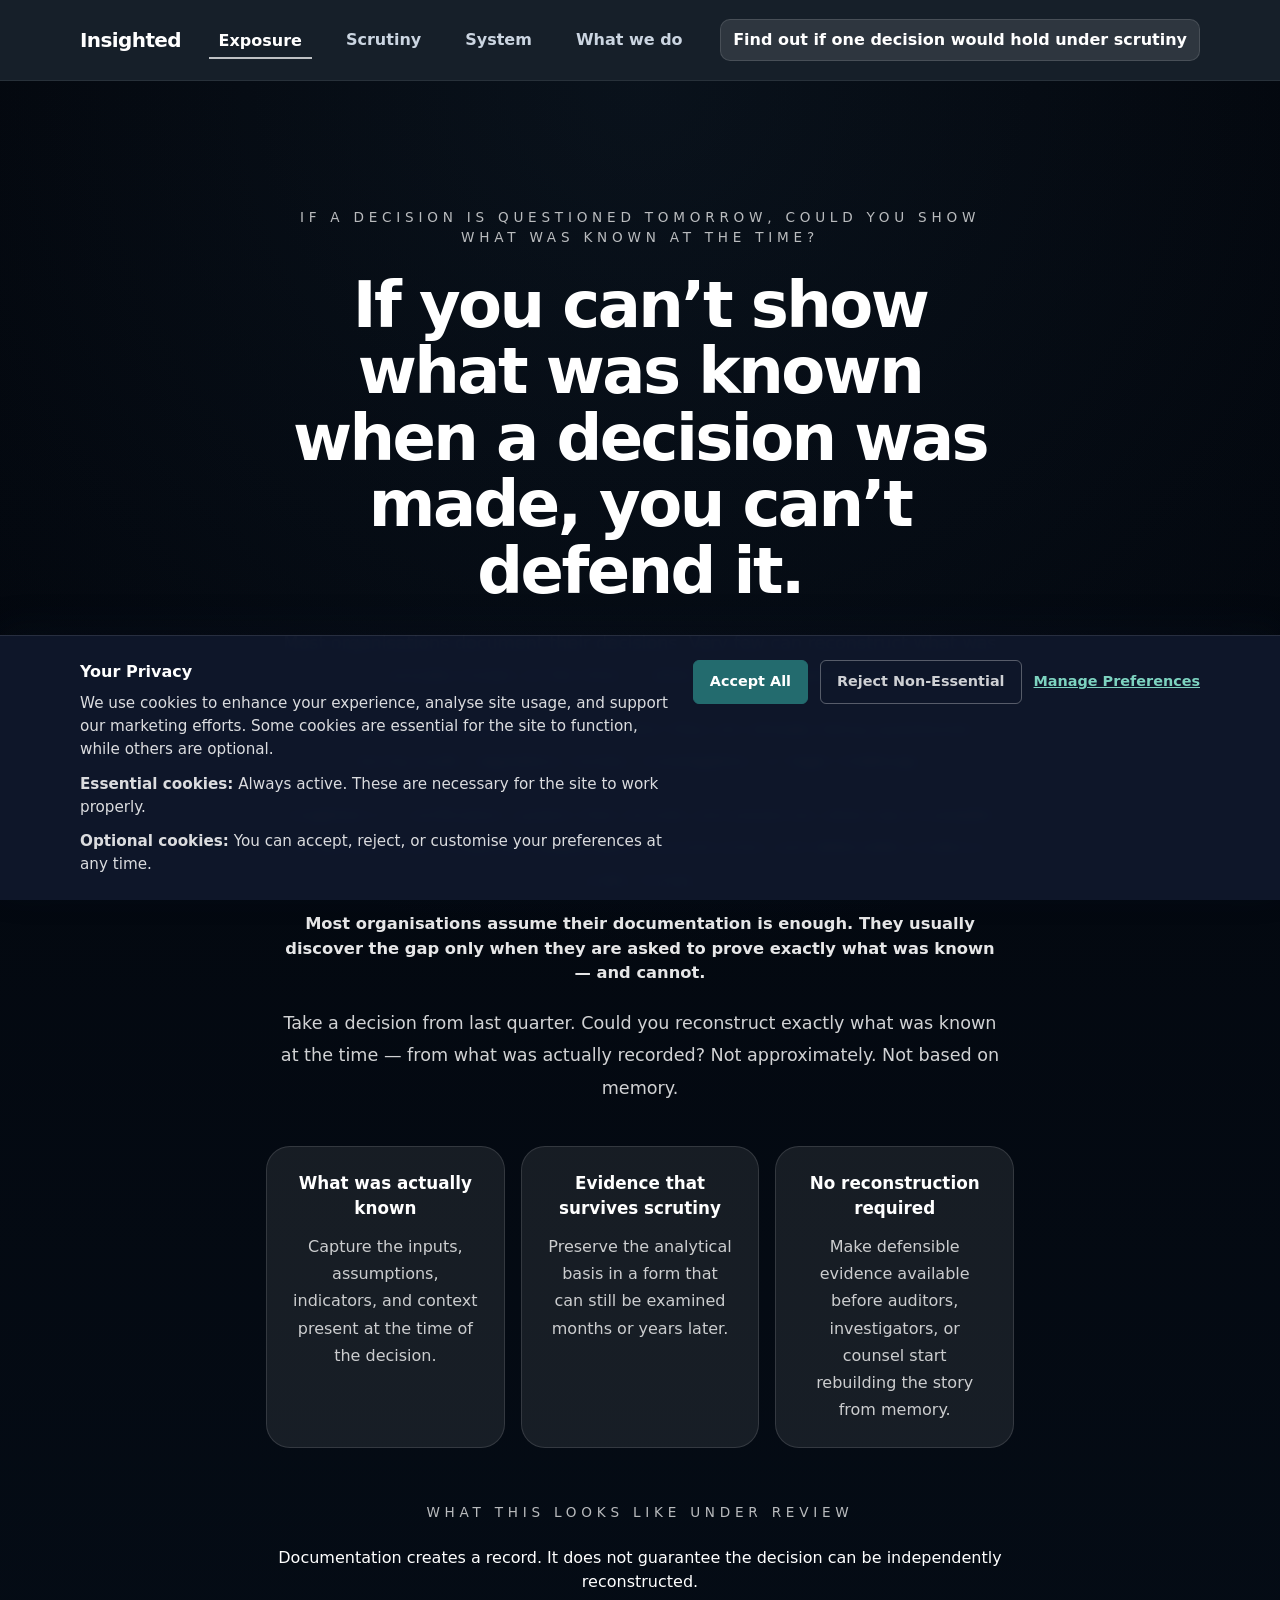
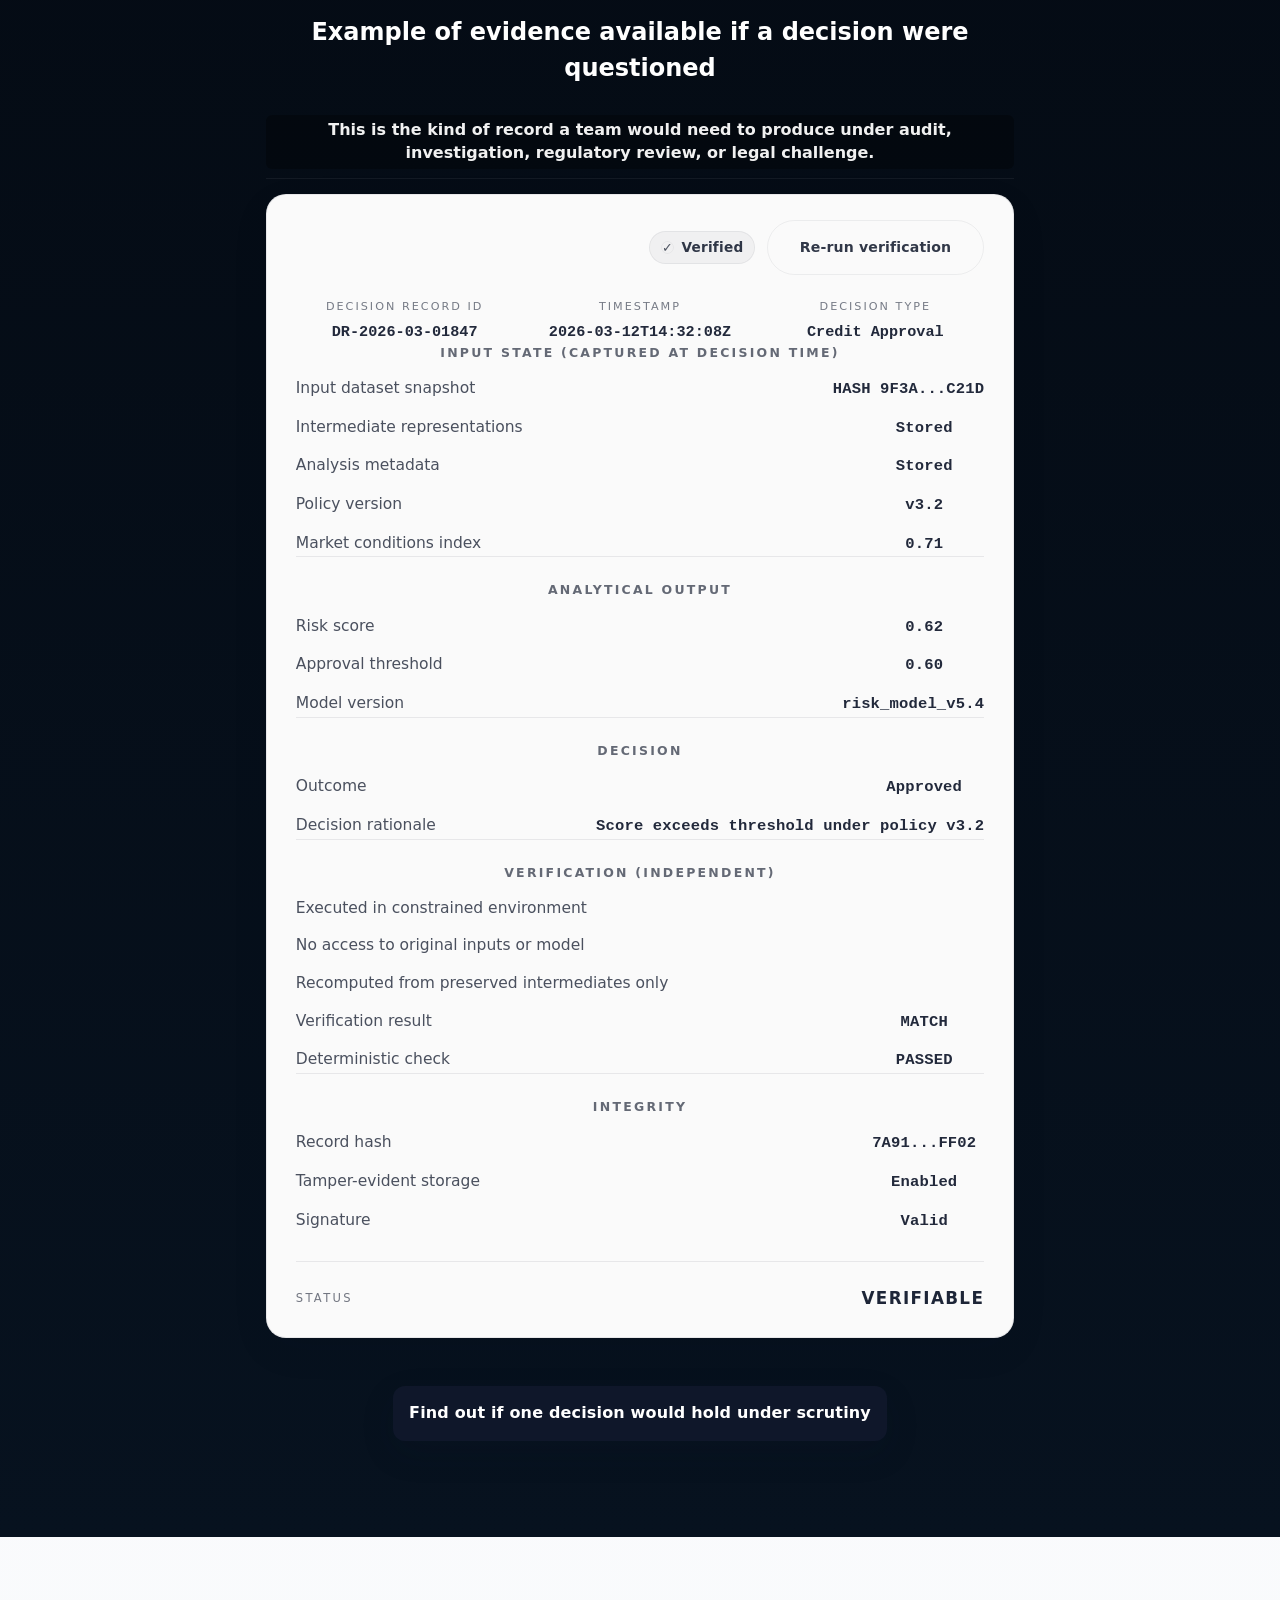
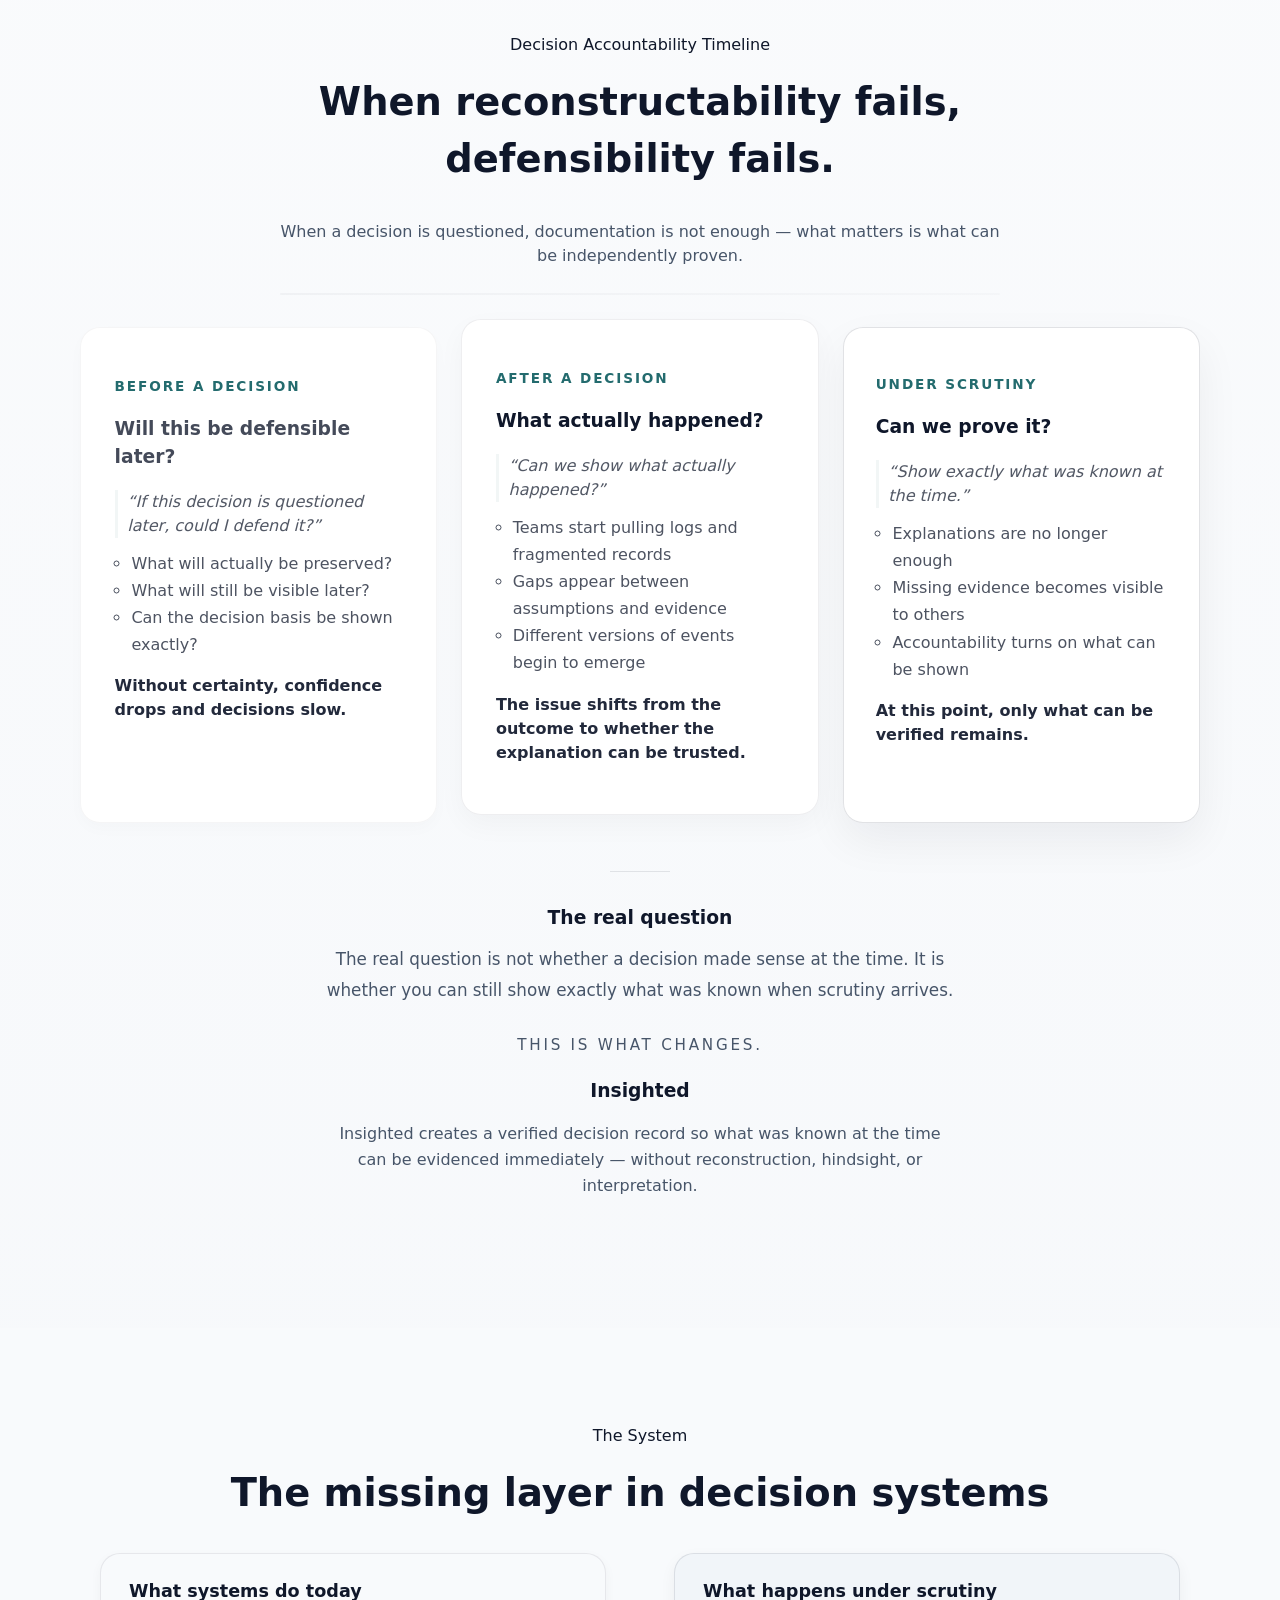
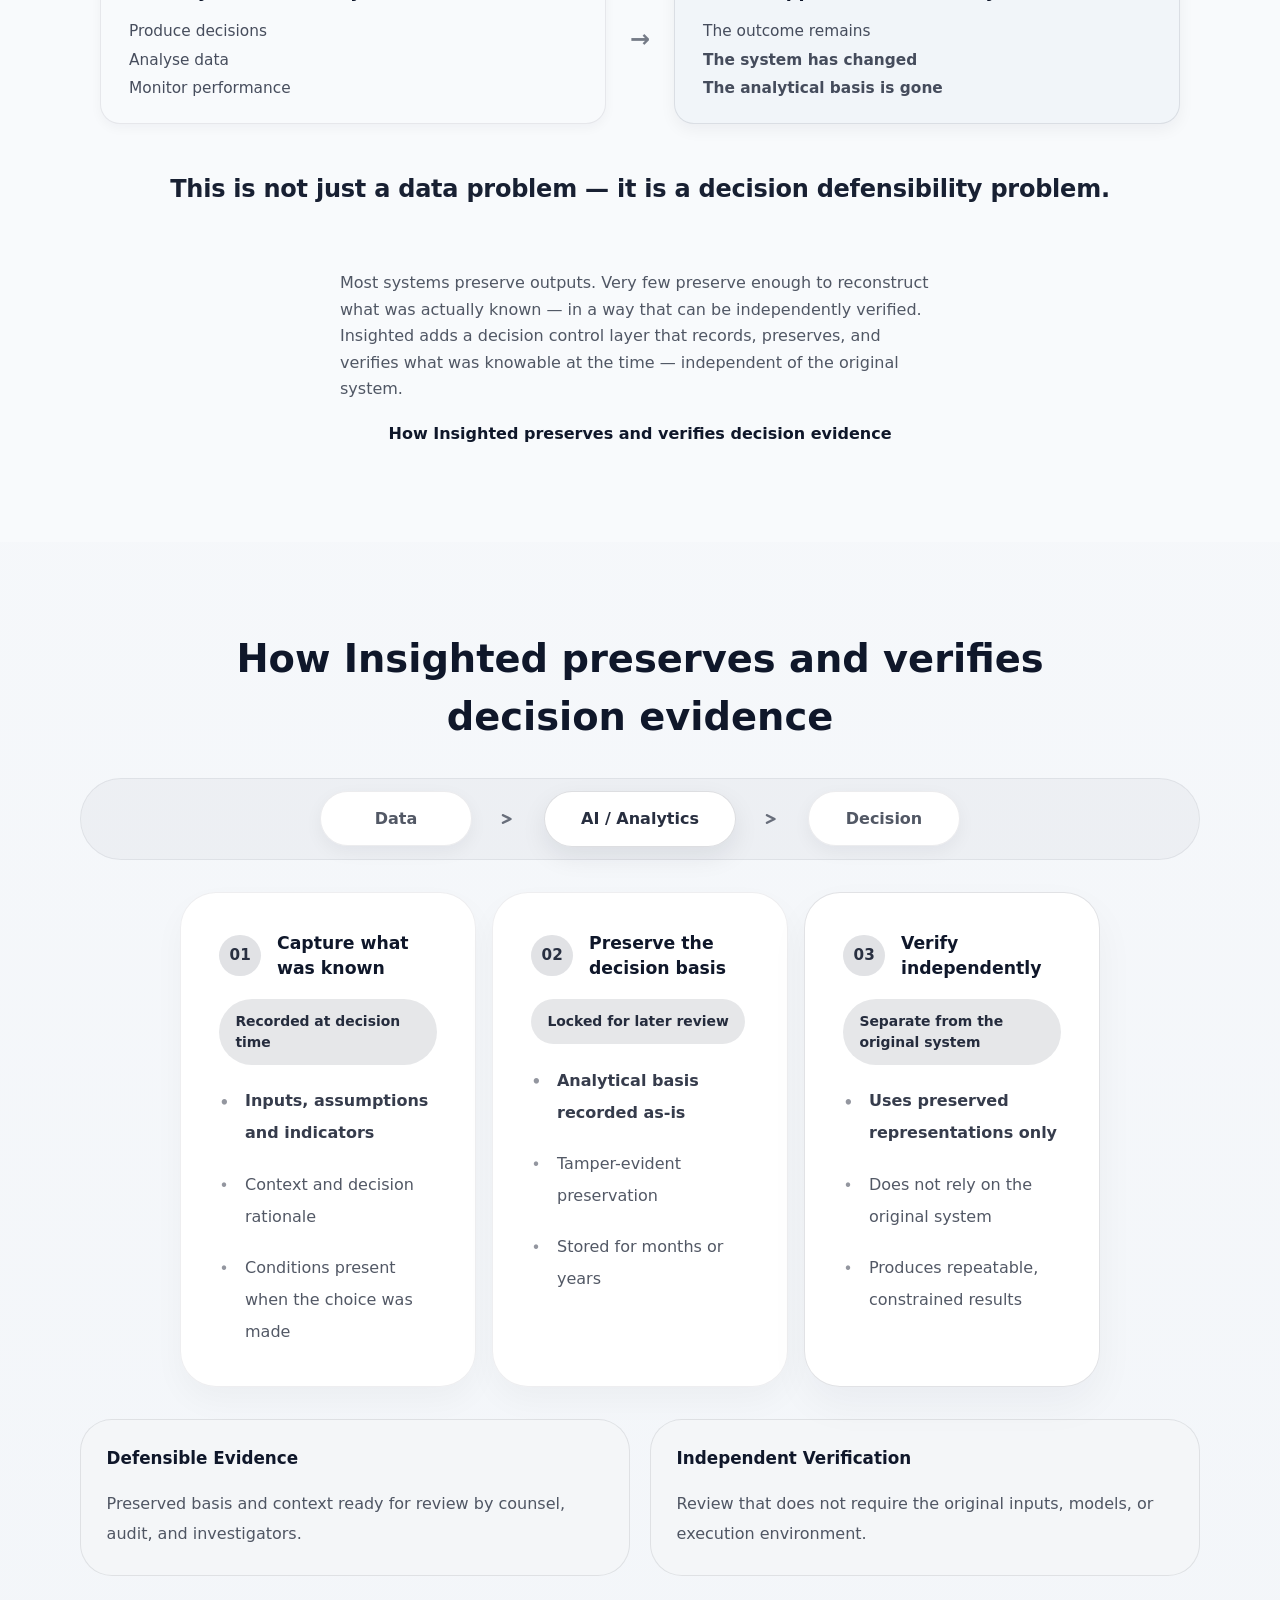
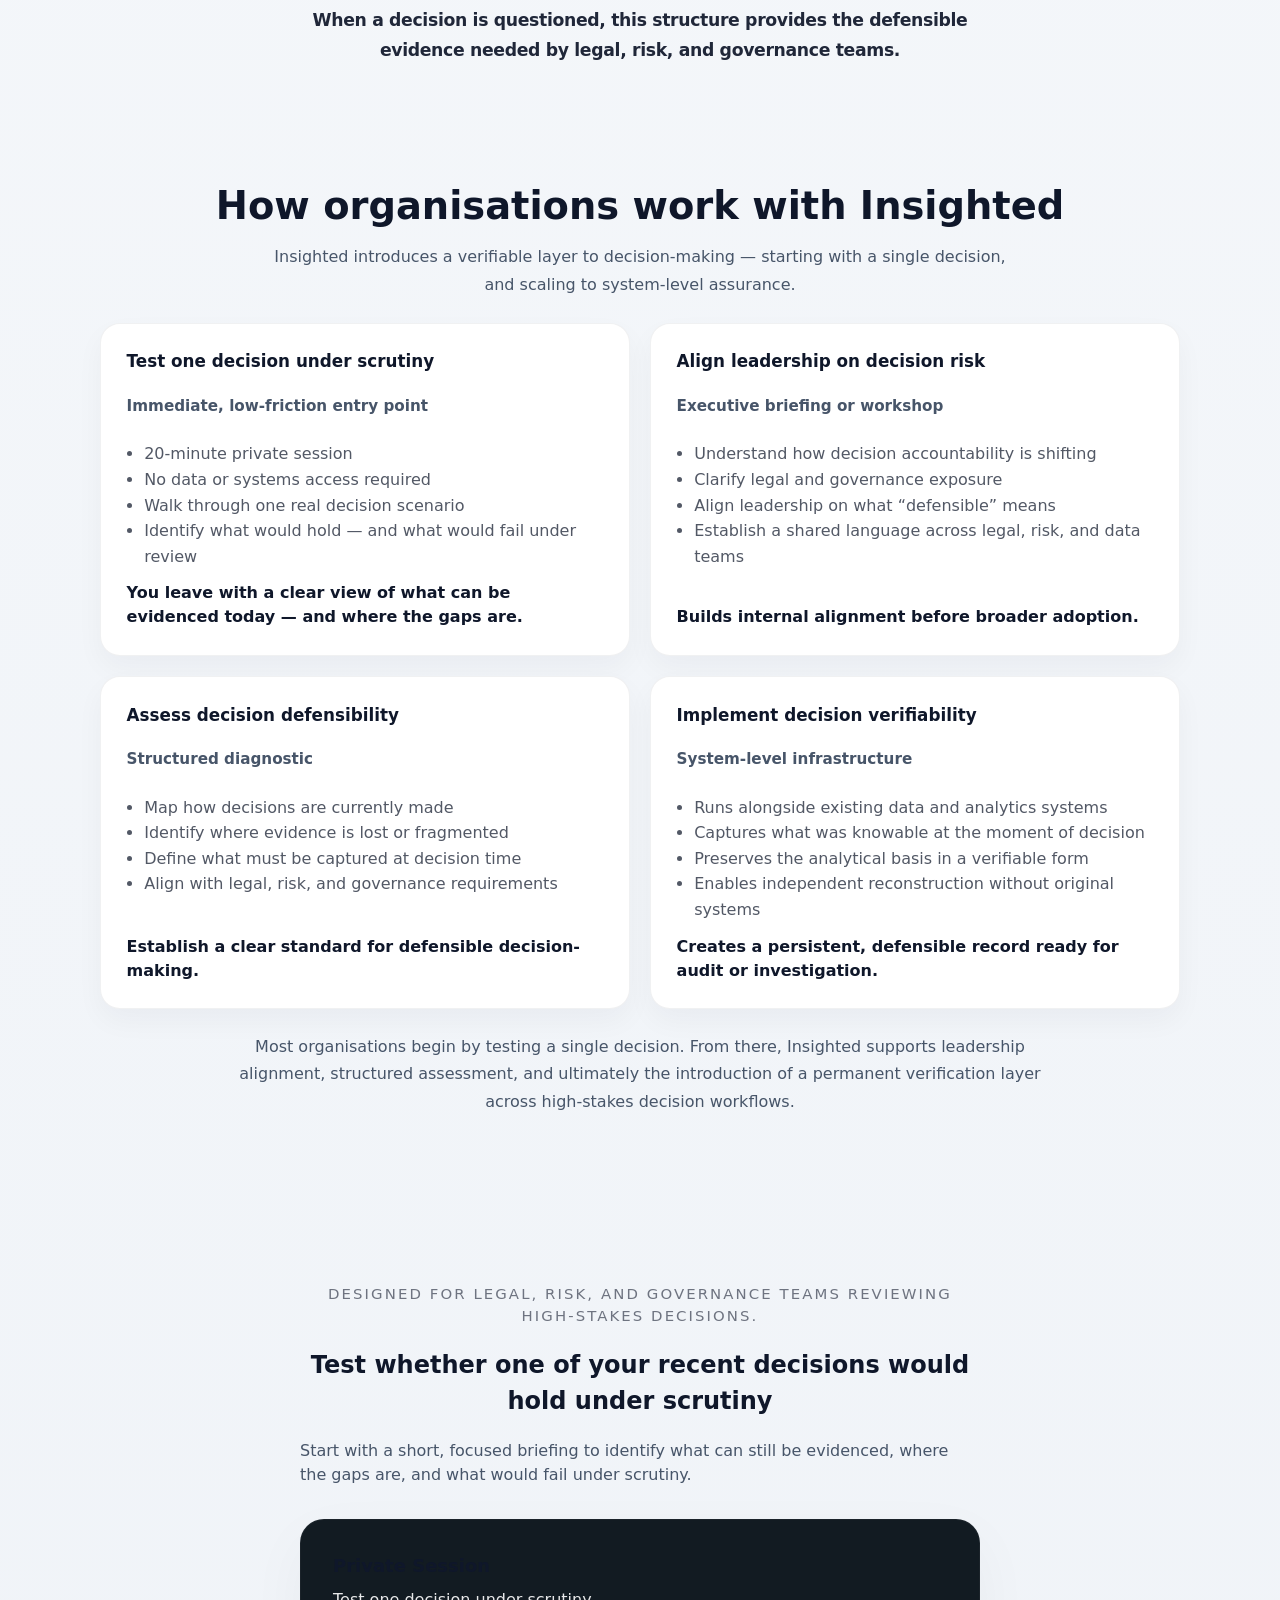
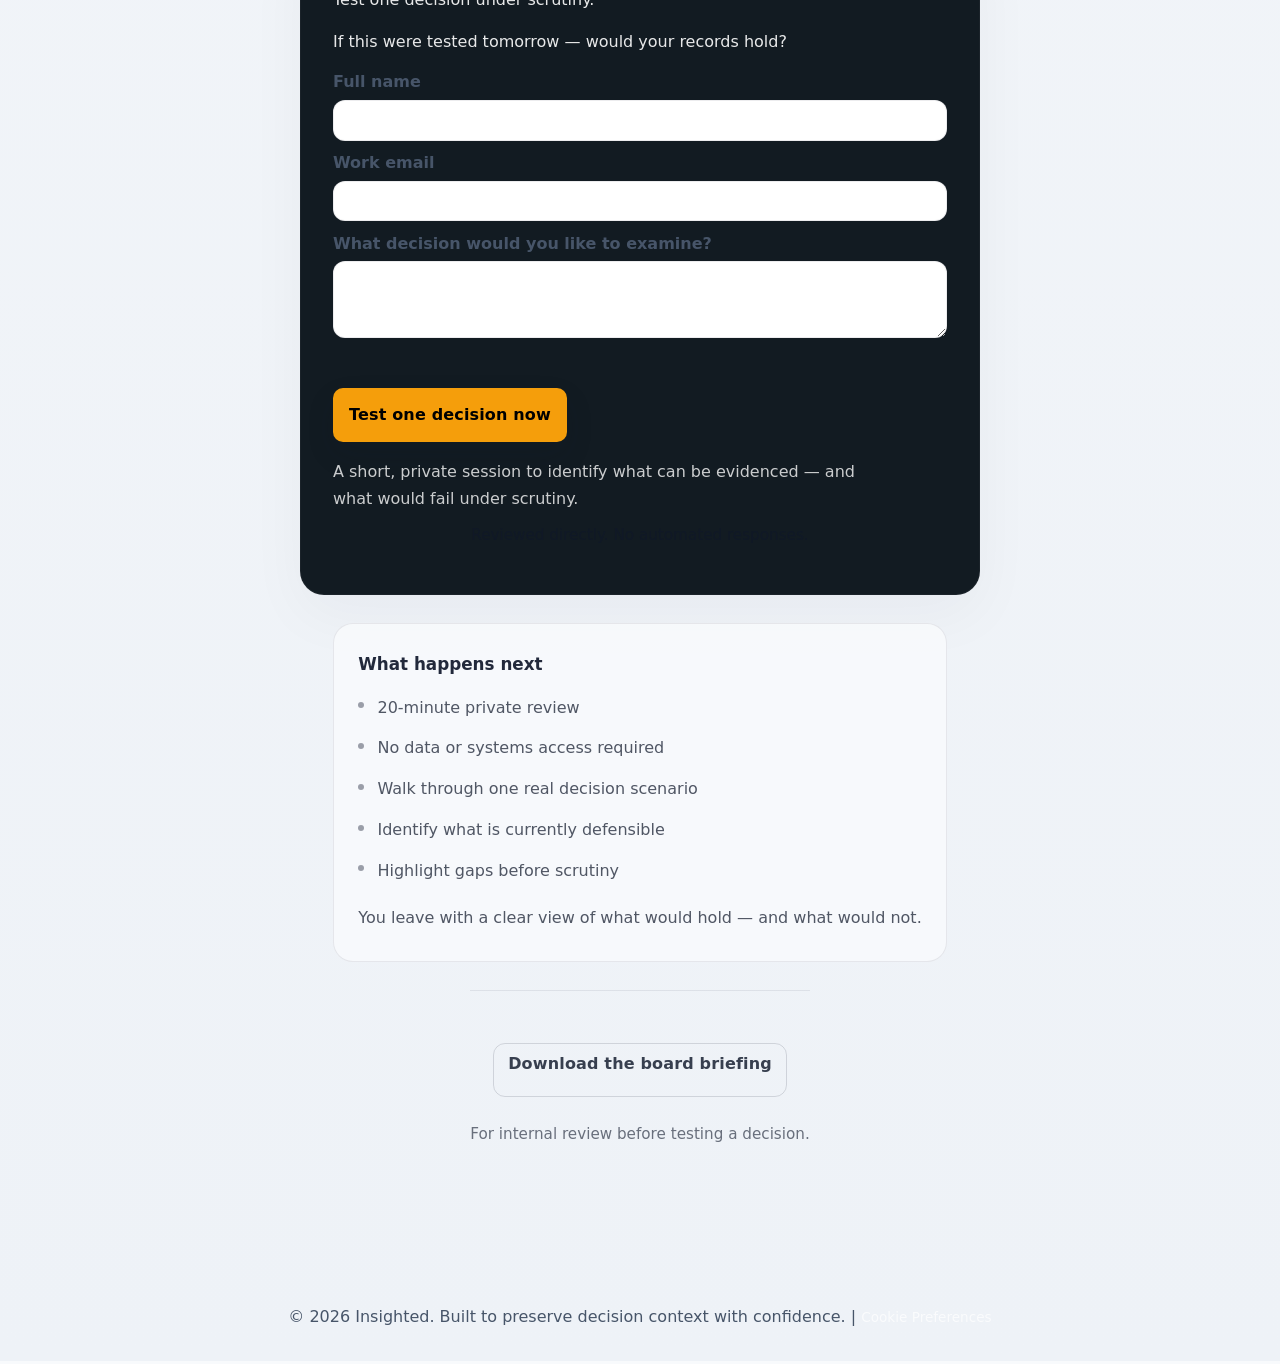
<file: index.html>
<!DOCTYPE html>
<html lang="en">
<head>
  <meta charset="UTF-8">
  <meta name="viewport" content="width=device-width, initial-scale=1.0">
  <title>Insighted</title>
  <link rel="stylesheet" href="styles.css">
  <link rel="stylesheet" href="cookie-consent.css">
  <!-- 
    Google Analytics and Microsoft Clarity are now loaded conditionally
    by cookie-consent.js based on user's analytics consent preference.
    See cookie-consent.js for configuration.
  -->
</head>
<body>
  <header class="site-header navbar">
    <div class="container header-inner">
      <a class="brand" href="#home">Insighted</a>

      <nav class="site-nav" id="siteNav" role="navigation" aria-label="Page navigation">
        <a class="nav-link" href="#home">Exposure</a>
        <a class="nav-link" href="#decision-accountability-timeline">Scrutiny</a>
        <a class="nav-link" href="#solution">System</a>
        <a class="nav-link" href="#diagram">What we do</a>
      </nav>

      <div class="nav-actions">
        <a class="nav-cta" href="#contact">Find out if one decision would hold under scrutiny</a>
        <button id="menuToggle" class="menu-toggle" aria-label="Toggle navigation" aria-expanded="false">Menu</button>
      </div>
    </div>
  </header>

  <main>
    <section class="hero" id="home">
      <div class="container hero-copy">
        <p class="eyebrow">IF A DECISION IS QUESTIONED TOMORROW, COULD YOU SHOW WHAT WAS KNOWN AT THE TIME?</p>
        <h1>If you can’t show what was known when a decision was made, you can’t defend it.</h1>        <p class="hero-subtext">Most organisations document their decisions. Very few can reconstruct what was actually known at the time — when tested independently.</p>        <p class="hero-subtext">Most organisations only discover this when they are already being questioned — during audit, regulatory review, investigation, or legal challenge.</p>
        <p class="hero-subtext">Insighted is a verification system that records and preserves what was knowable at decision time, enabling independent reconstruction and defensible evidence under review.</p>
        <p class="hero-bridge">Most organisations assume their documentation is enough. They usually discover the gap only when they are asked to prove exactly what was known — and cannot.</p>
        <p class="hero-subtext">Take a decision from last quarter. Could you reconstruct exactly what was known at the time — from what was actually recorded? Not approximately. Not based on memory.</p>
        <div class="hero-benefits">
          <article class="benefit">
            <h3>What was actually known</h3>
            <p>Capture the inputs, assumptions, indicators, and context present at the time of the decision.</p>
          </article>
          <article class="benefit">
            <h3>Evidence that survives scrutiny</h3>
            <p>Preserve the analytical basis in a form that can still be examined months or years later.</p>
          </article>
          <article class="benefit">
            <h3>No reconstruction required</h3>
            <p>Make defensible evidence available before auditors, investigators, or counsel start rebuilding the story from memory.</p>
          </article>
        </div>

        <section class="record-section" aria-labelledby="record-section-title">
          <div class="record-section-heading">
            <p class="eyebrow">WHAT THIS LOOKS LIKE UNDER REVIEW</p>
            <p>Documentation creates a record. It does not guarantee the decision can be independently reconstructed.</p>
            <h2 id="record-section-title">Example of evidence available if a decision were questioned</h2>
            <p class="record-intro">This is the kind of record a team would need to produce under audit, investigation, regulatory review, or legal challenge.</p>
          </div>

          <div class="record-panel">
            <div class="record-control-row">
              <div class="record-status-pill" aria-live="polite">
                <span class="record-status-icon" aria-hidden="true">✓</span>
                <span class="record-status-text">Verified</span>
              </div>
              <button id="recomputeVerificationButton" type="button" class="button record-action-button" aria-describedby="verificationAnnounce">Re-run verification</button>
            </div>
            <span id="verificationAnnounce" class="sr-only"></span>

            <dl class="record-metadata">
              <div class="record-meta-item">
                <dt>Decision Record ID</dt>
                <dd>DR-2026-03-01847</dd>
              </div>
              <div class="record-meta-item">
                <dt>Timestamp</dt>
                <dd>2026-03-12T14:32:08Z</dd>
              </div>
              <div class="record-meta-item">
                <dt>Decision Type</dt>
                <dd>Credit Approval</dd>
              </div>
            </dl>

            <section class="record-block" aria-labelledby="record-input-title">
              <h3 id="record-input-title" class="record-block-title">Input state (captured at decision time)</h3>
              <ul class="record-list">
                <li class="record-list-item"><span>Input dataset snapshot</span><span class="record-value">HASH 9F3A...C21D</span></li>
                <li class="record-list-item"><span>Intermediate representations</span><span class="record-value">Stored</span></li>
                <li class="record-list-item"><span>Analysis metadata</span><span class="record-value">Stored</span></li>
                <li class="record-list-item"><span>Policy version</span><span class="record-value">v3.2</span></li>
                <li class="record-list-item"><span>Market conditions index</span><span class="record-value">0.71</span></li>
              </ul>
            </section>

            <section class="record-block" aria-labelledby="record-output-title">
              <h3 id="record-output-title" class="record-block-title">Analytical output</h3>
              <ul class="record-list">
                <li class="record-list-item"><span>Risk score</span><span class="record-value">0.62</span></li>
                <li class="record-list-item"><span>Approval threshold</span><span class="record-value">0.60</span></li>
                <li class="record-list-item"><span>Model version</span><span class="record-value">risk_model_v5.4</span></li>
              </ul>
            </section>

            <section class="record-block" aria-labelledby="record-decision-title">
              <h3 id="record-decision-title" class="record-block-title">Decision</h3>
              <ul class="record-list">
                <li class="record-list-item"><span>Outcome</span><span class="record-value">Approved</span></li>
                <li class="record-list-item"><span>Decision rationale</span><span class="record-value">Score exceeds threshold under policy v3.2</span></li>
              </ul>
            </section>

            <section class="record-block" aria-labelledby="record-verification-title">
              <h3 id="record-verification-title" class="record-block-title">Verification (independent)</h3>
              <ul class="record-list">
                <li class="record-list-item"><span>Executed in constrained environment</span></li>
                <li class="record-list-item"><span>No access to original inputs or model</span></li>
                <li class="record-list-item"><span>Recomputed from preserved intermediates only</span></li>
                <li class="record-list-item"><span>Verification result</span><span class="record-value verification-value" data-verification="result">MATCH</span></li>
                <li class="record-list-item"><span>Deterministic check</span><span class="record-value verification-value" data-verification="check">PASSED</span></li>
              </ul>
            </section>

            <section class="record-block" aria-labelledby="record-integrity-title">
              <h3 id="record-integrity-title" class="record-block-title">Integrity</h3>
              <ul class="record-list">
                <li class="record-list-item"><span>Record hash</span><span class="record-value">7A91...FF02</span></li>
                <li class="record-list-item"><span>Tamper-evident storage</span><span class="record-value">Enabled</span></li>
                <li class="record-list-item"><span>Signature</span><span class="record-value">Valid</span></li>
              </ul>
            </section>

            <div class="record-status">
              <span class="record-status-label">Status</span>
              <span class="record-status-value">VERIFIABLE</span>
            </div>
          </div>
        </section>

        <div class="hero-actions">
          <a class="button button-primary" href="#contact">Find out if one decision would hold under scrutiny</a>
        </div>
      </div>
    </section>

    <section id="decision-accountability-timeline" class="section decision-timeline" aria-labelledby="decision-timeline-title">
      <div class="container">
        <header class="section-heading">
          <p class="eyebrow">Decision Accountability Timeline</p>
          <h2 id="decision-timeline-title">When reconstructability fails, defensibility fails.</h2>
        </header>

        <p class="section-copy">When a decision is questioned, documentation is not enough — what matters is what can be independently proven.</p>

        <div class="timeline-cue" aria-hidden="true"></div>
        <ul class="timeline-markers" aria-hidden="true">
        </ul>

        <ol class="timeline-grid">
          <li>
            <article class="timeline-card stage-1">
              <p class="timeline-eyebrow">Before a decision</p>
              <h3>Will this be defensible later?</h3>
              <p class="timeline-quote">“If this decision is questioned later, could I defend it?”</p>
              <ul class="timeline-bullets">
                <li>What will actually be preserved?</li>
                <li>What will still be visible later?</li>
                <li>Can the decision basis be shown exactly?</li>
              </ul>
              <p class="timeline-takeaway"><strong>Without certainty, confidence drops and decisions slow.</strong></p>
            </article>
          </li>

          <li>
            <article class="timeline-card stage-2">
              <p class="timeline-eyebrow">After a decision</p>
              <h3>What actually happened?</h3>
              <p class="timeline-quote">“Can we show what actually happened?”</p>
              <ul class="timeline-bullets">
                <li>Teams start pulling logs and fragmented records</li>
                <li>Gaps appear between assumptions and evidence</li>
                <li>Different versions of events begin to emerge</li>
              </ul>
              <p class="timeline-takeaway"><strong>The issue shifts from the outcome to whether the explanation can be trusted.</strong></p>
            </article>
          </li>

          <li>
            <article class="timeline-card stage-3">
              <p class="timeline-eyebrow">Under scrutiny</p>
              <h3>Can we prove it?</h3>
              <p class="timeline-quote">“Show exactly what was known at the time.”</p>
              <ul class="timeline-bullets">
                <li>Explanations are no longer enough</li>
                <li>Missing evidence becomes visible to others</li>
                <li>Accountability turns on what can be shown</li>
              </ul>
              <p class="timeline-takeaway timeline-takeaway--strong"><strong>At this point, only what can be verified remains.</strong></p>
            </article>
          </li>
        </ol>

        <div class="centered-block">
          <div class="timeline-emphasis-full">
            <div class="timeline-emphasis-panel">
              <h3>The real question</h3>
              <p>The real question is not whether a decision made sense at the time. It is whether you can still show exactly what was known when scrutiny arrives.</p>
            </div>
          </div>

          <div class="insighted-summary">
            <p class="insighted-change">This is what changes.</p>
            <h3>Insighted</h3>
            <p>Insighted creates a verified decision record so what was known at the time can be evidenced immediately — without reconstruction, hindsight, or interpretation.</p>
          </div>
        </div>
      </div>
    </section>

    <section class="section highlight" id="solution">
      <div class="container">
        <header class="section-heading">
          <p class="eyebrow">The System</p>
          <h2>The missing layer in decision systems</h2>
        </header>

        <div class="system-comparison-row">
          <div class="system-card system-card--left">
            <h3>What systems do today</h3>
            <ul class="system-list">
              <li>Produce decisions</li>
              <li>Analyse data</li>
              <li>Monitor performance</li>
            </ul>
          </div>

          <div class="system-arrow" aria-hidden="true">→</div>

          <div class="system-card system-card--right">
            <h3>What happens under scrutiny</h3>
            <ul class="system-list">
              <li>The outcome remains</li>
              <li><strong>The system has changed</strong></li>
              <li><strong>The analytical basis is gone</strong></li>
            </ul>
          </div>
        </div>

        <div class="system-statement-block">
          <div class="system-statement">This is not just a data problem — it is a decision defensibility problem.</div>
        </div>

        <div class="missing-layer-intro">
          <p>Most systems preserve outputs. Very few preserve enough to reconstruct what was actually known — in a way that can be independently verified. Insighted adds a decision control layer that records, preserves, and verifies what was knowable at the time — independent of the original system.</p>
        </div>

        <p class="section-bridge">How Insighted preserves and verifies decision evidence</p>
      </div>
    </section>

    <section class="section diagram" id="diagram">
      <div class="container">
        <div class="section-heading">
          <h2>How Insighted preserves and verifies decision evidence</h2>
        </div>
        <div class="diagram-flow">
          <div class="diagram-flow-pill">Data</div>
          <div class="diagram-flow-connector" aria-hidden="true">
            <svg class="diagram-flow-arrow" viewBox="0 0 12 8" aria-hidden="true" focusable="false">
              <path d="M2 1 L8 4 L2 7" />
            </svg>
          </div>
          <div class="diagram-flow-pill diagram-flow-pill--strong">AI / Analytics</div>
          <div class="diagram-flow-connector" aria-hidden="true">
            <svg class="diagram-flow-arrow" viewBox="0 0 12 8" aria-hidden="true" focusable="false">
              <path d="M2 1 L8 4 L2 7" />
            </svg>
          </div>
          <div class="diagram-flow-pill">Decision</div>
        </div>
        <div class="diagram-cards">
          <article class="diagram-card">
            <div class="diagram-card-header">
              <span class="diagram-step">01</span>
              <div class="diagram-card-title">Capture what was known</div>
            </div>
            <div class="diagram-card-label">Recorded at decision time</div>
            <ul class="diagram-card-list">
              <li class="diagram-card-list-strong">Inputs, assumptions and indicators</li>
              <li>Context and decision rationale</li>
              <li>Conditions present when the choice was made</li>
            </ul>
          </article>
          <article class="diagram-card">
            <div class="diagram-card-header">
              <span class="diagram-step">02</span>
              <div class="diagram-card-title">Preserve the decision basis</div>
            </div>
            <div class="diagram-card-label">Locked for later review</div>
            <ul class="diagram-card-list">
              <li class="diagram-card-list-strong">Analytical basis recorded as-is</li>
              <li>Tamper-evident preservation</li>
              <li>Stored for months or years</li>
            </ul>
          </article>
          <article class="diagram-card diagram-card--primary">
            <div class="diagram-card-header">
              <span class="diagram-step">03</span>
              <div class="diagram-card-title">Verify independently</div>
            </div>
            <div class="diagram-card-label">Separate from the original system</div>
            <ul class="diagram-card-list">
              <li class="diagram-card-list-strong">Uses preserved representations only</li>
              <li>Does not rely on the original system</li>
              <li>Produces repeatable, constrained results</li>
            </ul>
          </article>
        </div>
        <div class="diagram-output">
          <div class="diagram-output-column">
            <h3>Defensible Evidence</h3>
            <p>Preserved basis and context ready for review by counsel, audit, and investigators.</p>
          </div>
          <div class="diagram-output-column">
            <h3>Independent Verification</h3>
            <p>Review that does not require the original inputs, models, or execution environment.</p>
          </div>
        </div>
        <p class="diagram-conclusion">When a decision is questioned, this structure provides the defensible evidence needed by legal, risk, and governance teams.</p>
      </div>
    </section>

    <section class="how-it-works-section" aria-labelledby="how-it-works-heading">
      <div class="container">
        <div class="section-heading">
          <h2 id="how-it-works-heading">How organisations work with Insighted</h2>
          <p class="section-intro">
            Insighted introduces a verifiable layer to decision-making — starting with a single decision, and scaling to system-level assurance.
          </p>
        </div>

        <div class="offer-grid">
          <article class="offer-card">
            <h3>Test one decision under scrutiny</h3>
            <p class="offer-sub">Immediate, low-friction entry point</p>
            <ul>
              <li>20-minute private session</li>
              <li>No data or systems access required</li>
              <li>Walk through one real decision scenario</li>
              <li>Identify what would hold — and what would fail under review</li>
            </ul>
            <p class="offer-outcome">
              You leave with a clear view of what can be evidenced today — and where the gaps are.
            </p>
          </article>

          <article class="offer-card">
            <h3>Align leadership on decision risk</h3>
            <p class="offer-sub">Executive briefing or workshop</p>
            <ul>
              <li>Understand how decision accountability is shifting</li>
              <li>Clarify legal and governance exposure</li>
              <li>Align leadership on what “defensible” means</li>
              <li>Establish a shared language across legal, risk, and data teams</li>
            </ul>
            <p class="offer-outcome">
              Builds internal alignment before broader adoption.
            </p>
          </article>

          <article class="offer-card">
            <h3>Assess decision defensibility</h3>
            <p class="offer-sub">Structured diagnostic</p>
            <ul>
              <li>Map how decisions are currently made</li>
              <li>Identify where evidence is lost or fragmented</li>
              <li>Define what must be captured at decision time</li>
              <li>Align with legal, risk, and governance requirements</li>
            </ul>
            <p class="offer-outcome">
              Establish a clear standard for defensible decision-making.
            </p>
          </article>

          <article class="offer-card">
            <h3>Implement decision verifiability</h3>
            <p class="offer-sub">System-level infrastructure</p>
            <ul>
              <li>Runs alongside existing data and analytics systems</li>
              <li>Captures what was knowable at the moment of decision</li>
              <li>Preserves the analytical basis in a verifiable form</li>
              <li>Enables independent reconstruction without original systems</li>
            </ul>
            <p class="offer-outcome">
              Creates a persistent, defensible record ready for audit or investigation.
            </p>
          </article>
        </div>

        <div class="offer-bridge">
          <p>
            Most organisations begin by testing a single decision. From there, Insighted supports leadership alignment, structured assessment, and ultimately the introduction of a permanent verification layer across high-stakes decision workflows.
          </p>
        </div>
      </div>
    </section>

    <section class="section final-cta" id="contact">
      <div class="container final-cta-container">
        <div class="final-cta-intro">
          <p class="final-cta-note">Designed for legal, risk, and governance teams reviewing high-stakes decisions.</p>
          <h2 id="contact-cta">Test whether one of your recent decisions would hold under scrutiny</h2>
          <p class="section-copy">Start with a short, focused briefing to identify what can still be evidenced, where the gaps are, and what would fail under scrutiny.</p>
        </div>

        <div class="final-cta-body">
          <div class="cta-card cta-card--session" role="article" aria-labelledby="session-title">
            <h3 id="session-title">Private Session</h3>
            <p class="cta-card-copy">Test one decision under scrutiny.</p>
            <p class="cta-card-copy">If this were tested tomorrow — would your records hold?</p>

            <form id="contactForm" class="contact-form cta-contact-form" aria-labelledby="session-title" action="https://formspree.io/f/mvzdpola" method="POST">
              <label>
                <span>Full name</span>
                <input type="text" name="name" required>
              </label>
              <label>
                <span>Work email</span>
                <input type="email" name="email" required>
              </label>
              <label>
                <span>What decision would you like to examine?</span>
                <textarea name="decision" rows="3"></textarea>
              </label>
              <button type="submit" class="button cta-primary">Test one decision now</button>
              <p class="cta-support">A short, private session to identify what can be evidenced — and what would fail under scrutiny.</p>
              <p class="form-message" id="formMessage" aria-live="polite"></p>
            </form>

            <p class="cta-micro">Reviewed directly. No automated responses.</p>
          </div>

          <div class="final-cta-plan" role="article" aria-labelledby="what-happens-next">
            <h3 id="what-happens-next">What happens next</h3>
            <ul class="final-cta-plan-list">
              <li>20-minute private review</li>
              <li>No data or systems access required</li>
              <li>Walk through one real decision scenario</li>
              <li>Identify what is currently defensible</li>
              <li>Highlight gaps before scrutiny</li>
            </ul>
            <p class="final-cta-plan-close">You leave with a clear view of what would hold — and what would not.</p>
          </div>

          <div class="final-cta-secondary" role="article" aria-labelledby="briefing-title">
            <a class="button cta-download cta-download--secondary" href="files/board-briefing.pdf" target="_blank" rel="noopener">Download the board briefing</a>
            <p class="cta-secondary-copy">For internal review before testing a decision.</p>
          </div>
        </div>
      </div>
    </section>

  </main>

  <footer class="site-footer">
    <div class="container">
      <p>&copy; 2026 Insighted. Built to preserve decision context with confidence. | <a id="cookie-preferences-link" href="#">Cookie Preferences</a></p>
    </div>
  </footer>

  <script src="script.js" defer></script>
  <!-- Cookie Consent System -->
  <script src="cookie-consent.js"></script>

  <!-- Cookie Consent Banner & Preferences Modal -->
  <div id="cookie-consent-banner">
    <div class="cookie-banner-container">
      <div class="cookie-banner-content">
        <h3>Your Privacy</h3>
        <p>We use cookies to enhance your experience, analyse site usage, and support our marketing efforts. Some cookies are essential for the site to function, while others are optional.</p>
        <p><strong>Essential cookies:</strong> Always active. These are necessary for the site to work properly.</p>
        <p><strong>Optional cookies:</strong> You can accept, reject, or customise your preferences at any time.</p>
      </div>
      <div class="cookie-banner-actions">
        <button id="cookie-accept-all">Accept All</button>
        <button id="cookie-reject-non-essential">Reject Non-Essential</button>
        <button id="cookie-manage-preferences">Manage Preferences</button>
      </div>
    </div>
  </div>

  <div id="cookie-preferences-backdrop"></div>
  <div id="cookie-preferences-modal">
    <div class="cookie-modal-header">
      <h2>Cookie Preferences</h2>
      <button id="cookie-close-preferences" aria-label="Close"><span>×</span></button>
    </div>
    
    <div class="cookie-modal-body">
      <p class="cookie-modal-description">
        Manage your cookie preferences below. Essential cookies cannot be disabled as they are required for the site to function.
      </p>

      <div class="cookie-category cookie-category--necessary">
        <div class="cookie-category-header">
          <input 
            type="checkbox" 
            id="cookie-necessary" 
            class="cookie-toggle" 
            checked 
            disabled 
            aria-label="Necessary cookies"
          >
          <div class="cookie-category-label">
            <h3>Essential Cookies</h3>
            <p class="cookie-category-description">
              These cookies are necessary for the website to function and help with core functionality such as navigation and access to secure areas. The website cannot function properly without these cookies.
            </p>
          </div>
        </div>
      </div>

      <div class="cookie-category">
        <div class="cookie-category-header">
          <input 
            type="checkbox" 
            id="cookie-analytics" 
            class="cookie-toggle" 
            aria-label="Analytics cookies"
          >
          <div class="cookie-category-label">
            <h3>Analytics Cookies</h3>
            <p class="cookie-category-description">
              These cookies help us understand how visitors use the website. We use analytics tools like Google Analytics and Microsoft Clarity to measure and analyse site performance. This information helps us improve our services.
            </p>
          </div>
        </div>
      </div>

      <div class="cookie-category">
        <div class="cookie-category-header">
          <input 
            type="checkbox" 
            id="cookie-functional" 
            class="cookie-toggle" 
            aria-label="Functional cookies"
          >
          <div class="cookie-category-label">
            <h3>Functional Cookies</h3>
            <p class="cookie-category-description">
              These cookies enable enhanced functionality and personalisation, such as remembering preferences or showing relevant content. Without these cookies, some features may be unavailable or work less effectively.
            </p>
          </div>
        </div>
      </div>

      <div class="cookie-category">
        <div class="cookie-category-header">
          <input 
            type="checkbox" 
            id="cookie-marketing" 
            class="cookie-toggle" 
            aria-label="Marketing cookies"
          >
          <div class="cookie-category-label">
            <h3>Marketing Cookies</h3>
            <p class="cookie-category-description">
              These cookies are used by marketing and advertising partners to track and measure the effectiveness of marketing campaigns. They may be set by third parties and allow us to show you relevant ads on other websites.
            </p>
          </div>
        </div>
      </div>
    </div>

    <div class="cookie-modal-footer">
      <button id="cookie-save-preferences">Save Preferences</button>
    </div>
  </div>
</body>
</html>
</file>
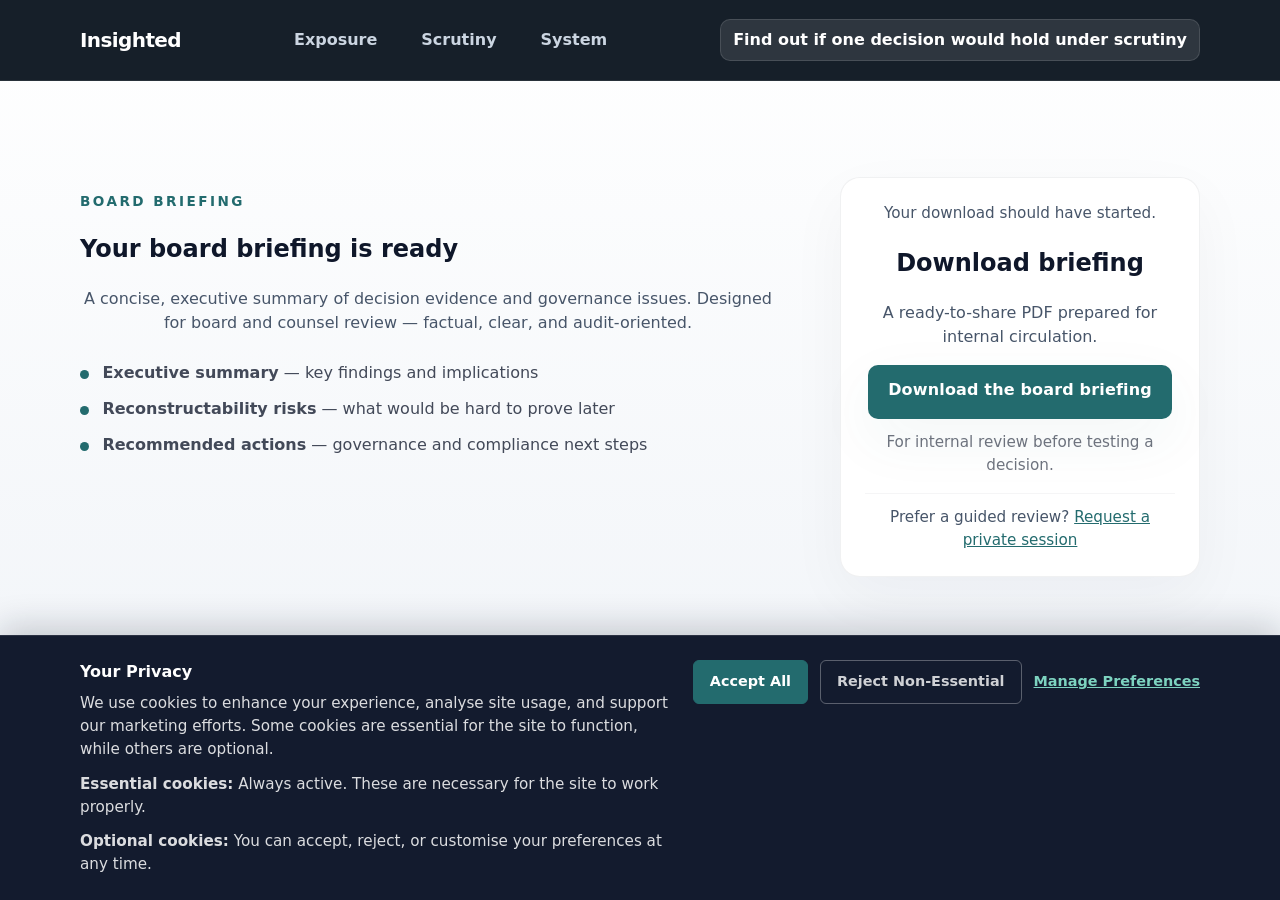
<file: briefing-download.html>
<!DOCTYPE html>
<html lang="en">
<head>
  <meta charset="UTF-8" />
  <meta name="viewport" content="width=device-width, initial-scale=1.0" />
  <title>Board Briefing Download</title>
  <link rel="stylesheet" href="styles.css" />
  <link rel="stylesheet" href="cookie-consent.css" />
  <!-- 
    Google Analytics and Microsoft Clarity are now loaded conditionally
    by cookie-consent.js based on user's analytics consent preference.
    See cookie-consent.js for configuration.
  -->
</head>
<body>
  <header class="site-header navbar">
    <div class="container header-inner">
      <a class="brand" href="index.html">Insighted</a>

      <nav class="site-nav" id="siteNav" role="navigation" aria-label="Page navigation">
        <a class="nav-link" href="index.html#home">Exposure</a>
        <a class="nav-link" href="index.html#decision-accountability-timeline">Scrutiny</a>
        <a class="nav-link" href="index.html#solution">System</a>
      </nav>

      <div class="nav-actions">
        <a class="nav-cta" href="index.html#contact">Find out if one decision would hold under scrutiny</a>
        <button id="menuToggle" class="menu-toggle" aria-label="Toggle navigation" aria-expanded="false">Menu</button>
      </div>
    </div>
  </header>

  <main class="briefing-main">
    <div class="container">
      <section class="briefing-panel">
        <div class="briefing-grid">
          <div class="briefing-left">
            <p class="eyebrow">Board briefing</p>
            <h1>Your board briefing is ready</h1>
            <p class="section-copy">A concise, executive summary of decision evidence and governance issues. Designed for board and counsel review — factual, clear, and audit-oriented.</p>

            <ul class="briefing-list">
              <li><strong>Executive summary</strong> — key findings and implications</li>
              <li><strong>Reconstructability risks</strong> — what would be hard to prove later</li>
              <li><strong>Recommended actions</strong> — governance and compliance next steps</li>
            </ul>
          </div>

          <aside class="briefing-cta" aria-labelledby="download-title">
            <div class="cta-box">
              <p id="download-status" class="download-status">Preparing your download…</p>
              <h2 id="download-title">Download briefing</h2>
              <p class="briefing-cta-copy">A ready-to-share PDF prepared for internal circulation.</p>
              <a class="button briefing-download" href="./files/board-briefing.pdf" download>Download the board briefing</a>
              <p class="cta-micro">For internal review before testing a decision.</p>

              <hr class="briefing-divider" />
              <p class="briefing-alt">Prefer a guided review? <a class="link-underline" href="index.html#contact">Request a private session</a></p>
            </div>
          </aside>
        </div>
      </section>
    </div>
  </main>

  <script>
    window.addEventListener("load", function () {
      const status = document.getElementById("download-status");

      setTimeout(function () {
        const link = document.createElement("a");
        link.href = "./files/board-briefing.pdf";
        link.setAttribute("download", "board-briefing.pdf");
        document.body.appendChild(link);
        link.click();
        document.body.removeChild(link);

        status.textContent = "Your download should have started.";
      }, 300);
    });
  </script>
  <script src="script.js"></script>
  <!-- Cookie Consent System -->
  <script src="cookie-consent.js"></script>

  <!-- Cookie Consent Banner & Preferences Modal -->
  <div id="cookie-consent-banner">
    <div class="cookie-banner-container">
      <div class="cookie-banner-content">
        <h3>Your Privacy</h3>
        <p>We use cookies to enhance your experience, analyse site usage, and support our marketing efforts. Some cookies are essential for the site to function, while others are optional.</p>
        <p><strong>Essential cookies:</strong> Always active. These are necessary for the site to work properly.</p>
        <p><strong>Optional cookies:</strong> You can accept, reject, or customise your preferences at any time.</p>
      </div>
      <div class="cookie-banner-actions">
        <button id="cookie-accept-all">Accept All</button>
        <button id="cookie-reject-non-essential">Reject Non-Essential</button>
        <button id="cookie-manage-preferences">Manage Preferences</button>
      </div>
    </div>
  </div>

  <div id="cookie-preferences-backdrop"></div>
  <div id="cookie-preferences-modal">
    <div class="cookie-modal-header">
      <h2>Cookie Preferences</h2>
      <button id="cookie-close-preferences" aria-label="Close"><span>×</span></button>
    </div>
    
    <div class="cookie-modal-body">
      <p class="cookie-modal-description">
        Manage your cookie preferences below. Essential cookies cannot be disabled as they are required for the site to function.
      </p>

      <div class="cookie-category cookie-category--necessary">
        <div class="cookie-category-header">
          <input 
            type="checkbox" 
            id="cookie-necessary" 
            class="cookie-toggle" 
            checked 
            disabled 
            aria-label="Necessary cookies"
          >
          <div class="cookie-category-label">
            <h3>Essential Cookies</h3>
            <p class="cookie-category-description">
              These cookies are necessary for the website to function and help with core functionality such as navigation and access to secure areas. The website cannot function properly without these cookies.
            </p>
          </div>
        </div>
      </div>

      <div class="cookie-category">
        <div class="cookie-category-header">
          <input 
            type="checkbox" 
            id="cookie-analytics" 
            class="cookie-toggle" 
            aria-label="Analytics cookies"
          >
          <div class="cookie-category-label">
            <h3>Analytics Cookies</h3>
            <p class="cookie-category-description">
              These cookies help us understand how visitors use the website. We use analytics tools like Google Analytics and Microsoft Clarity to measure and analyse site performance. This information helps us improve our services.
            </p>
          </div>
        </div>
      </div>

      <div class="cookie-category">
        <div class="cookie-category-header">
          <input 
            type="checkbox" 
            id="cookie-functional" 
            class="cookie-toggle" 
            aria-label="Functional cookies"
          >
          <div class="cookie-category-label">
            <h3>Functional Cookies</h3>
            <p class="cookie-category-description">
              These cookies enable enhanced functionality and personalisation, such as remembering preferences or showing relevant content. Without these cookies, some features may be unavailable or work less effectively.
            </p>
          </div>
        </div>
      </div>

      <div class="cookie-category">
        <div class="cookie-category-header">
          <input 
            type="checkbox" 
            id="cookie-marketing" 
            class="cookie-toggle" 
            aria-label="Marketing cookies"
          >
          <div class="cookie-category-label">
            <h3>Marketing Cookies</h3>
            <p class="cookie-category-description">
              These cookies are used by marketing and advertising partners to track and measure the effectiveness of marketing campaigns. They may be set by third parties and allow us to show you relevant ads on other websites.
            </p>
          </div>
        </div>
      </div>
    </div>

    <div class="cookie-modal-footer">
      <button id="cookie-save-preferences">Save Preferences</button>
    </div>
  </div>
</body>
</html>
</file>
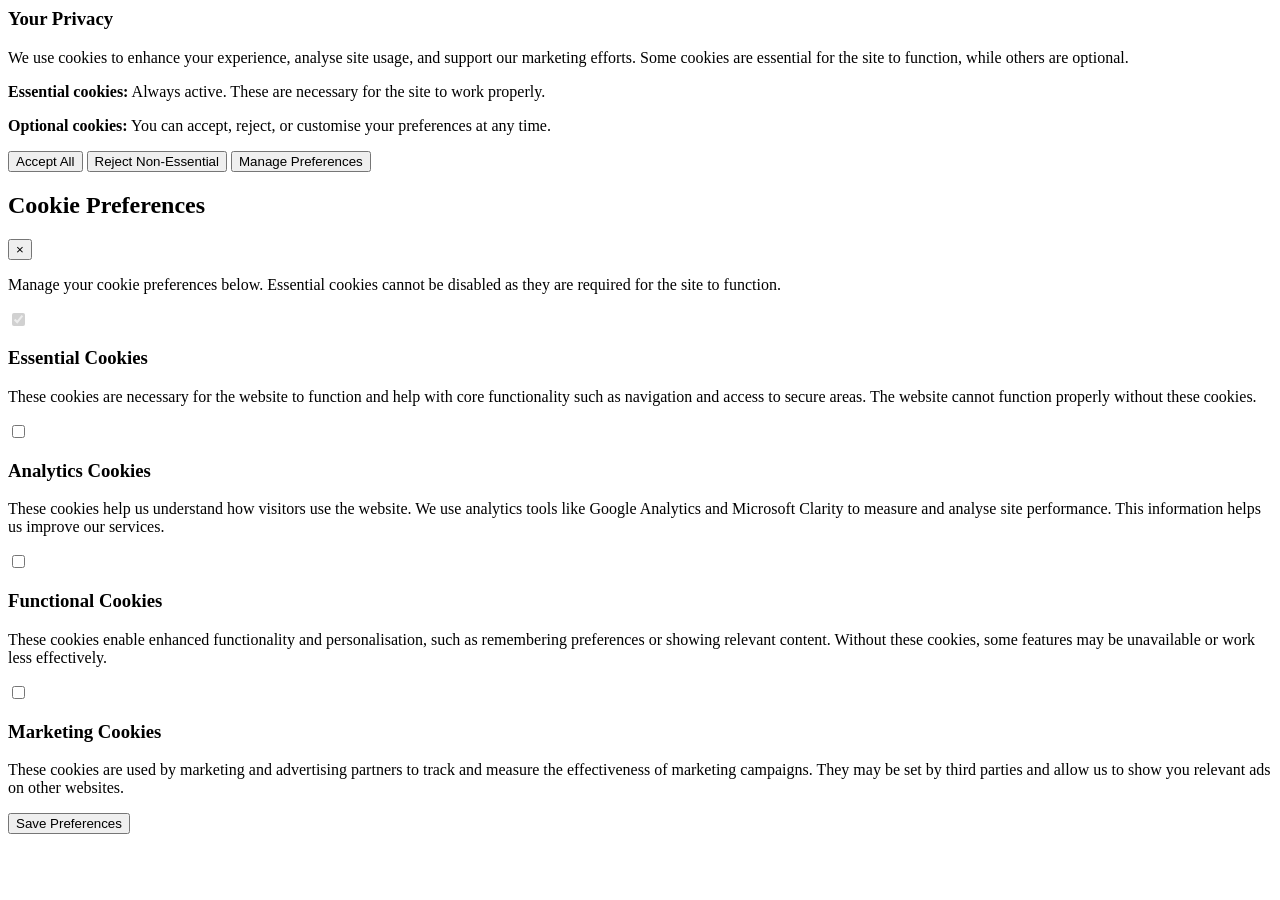
<file: cookie-consent-markup.html>
<!--
  COOKIE CONSENT BANNER & PREFERENCES MODAL
  
  Add this markup to your site's <body> tag (typically before the closing </body>)
  Add the CSS file: <link rel="stylesheet" href="cookie-consent.css">
  Add the JS file: <script src="cookie-consent.js"><\/script>
  
  This creates:
  1. A consent banner that appears on first visit
  2. A preferences modal for managing consent categories
  3. localStorage persistence
  4. Conditional script loading based on consent
-->

<!-- Cookie Consent Banner -->
<div id="cookie-consent-banner">
  <div class="cookie-banner-container">
    <div class="cookie-banner-content">
      <h3>Your Privacy</h3>
      <p>We use cookies to enhance your experience, analyse site usage, and support our marketing efforts. Some cookies are essential for the site to function, while others are optional.</p>
      <p><strong>Essential cookies:</strong> Always active. These are necessary for the site to work properly.</p>
      <p><strong>Optional cookies:</strong> You can accept, reject, or customise your preferences at any time.</p>
    </div>
    <div class="cookie-banner-actions">
      <button id="cookie-accept-all">Accept All</button>
      <button id="cookie-reject-non-essential">Reject Non-Essential</button>
      <button id="cookie-manage-preferences">Manage Preferences</button>
    </div>
  </div>
</div>

<!-- Cookie Preferences Modal -->
<div id="cookie-preferences-backdrop"></div>
<div id="cookie-preferences-modal">
  <div class="cookie-modal-header">
    <h2>Cookie Preferences</h2>
    <button id="cookie-close-preferences" aria-label="Close"><span>×</span></button>
  </div>
  
  <div class="cookie-modal-body">
    <p class="cookie-modal-description">
      Manage your cookie preferences below. Essential cookies cannot be disabled as they are required for the site to function.
    </p>

    <!-- Necessary Cookies (always enabled) -->
    <div class="cookie-category cookie-category--necessary">
      <div class="cookie-category-header">
        <input 
          type="checkbox" 
          id="cookie-necessary" 
          class="cookie-toggle" 
          checked 
          disabled 
          aria-label="Necessary cookies"
        >
        <div class="cookie-category-label">
          <h3>Essential Cookies</h3>
          <p class="cookie-category-description">
            These cookies are necessary for the website to function and help with core functionality such as navigation and access to secure areas. The website cannot function properly without these cookies.
          </p>
        </div>
      </div>
    </div>

    <!-- Analytics Cookies (optional) -->
    <div class="cookie-category">
      <div class="cookie-category-header">
        <input 
          type="checkbox" 
          id="cookie-analytics" 
          class="cookie-toggle" 
          aria-label="Analytics cookies"
        >
        <div class="cookie-category-label">
          <h3>Analytics Cookies</h3>
          <p class="cookie-category-description">
            These cookies help us understand how visitors use the website. We use analytics tools like Google Analytics and Microsoft Clarity to measure and analyse site performance. This information helps us improve our services.
          </p>
        </div>
      </div>
    </div>

    <!-- Functional/Preferences Cookies (optional) -->
    <div class="cookie-category">
      <div class="cookie-category-header">
        <input 
          type="checkbox" 
          id="cookie-functional" 
          class="cookie-toggle" 
          aria-label="Functional cookies"
        >
        <div class="cookie-category-label">
          <h3>Functional Cookies</h3>
          <p class="cookie-category-description">
            These cookies enable enhanced functionality and personalisation, such as remembering preferences or showing relevant content. Without these cookies, some features may be unavailable or work less effectively.
          </p>
        </div>
      </div>
    </div>

    <!-- Marketing Cookies (optional) -->
    <div class="cookie-category">
      <div class="cookie-category-header">
        <input 
          type="checkbox" 
          id="cookie-marketing" 
          class="cookie-toggle" 
          aria-label="Marketing cookies"
        >
        <div class="cookie-category-label">
          <h3>Marketing Cookies</h3>
          <p class="cookie-category-description">
            These cookies are used by marketing and advertising partners to track and measure the effectiveness of marketing campaigns. They may be set by third parties and allow us to show you relevant ads on other websites.
          </p>
        </div>
      </div>
    </div>
  </div>

  <div class="cookie-modal-footer">
    <button id="cookie-save-preferences">Save Preferences</button>
  </div>
</div>
</file>
<file: styles.css>
:root {
  color-scheme: light;
  font-family: Inter, system-ui, -apple-system, BlinkMacSystemFont, "Segoe UI", sans-serif;
  font-size: 16px;
  line-height: 1.5;
  color: #0f172a;
  background: #f8fafc;
  --surface: #ffffff;
  --surface-alt: #f1f5f9;
  --text: #0f172a;
  --muted: #475569;
  --accent: #e67e22;
  --accent-strong: #236B6E;
  --teal: #236B6E;
  --radius: 24px;
}

* {
  box-sizing: border-box;
}

html {
  scroll-behavior: smooth;
}

body {
  margin: 0;
  min-height: 100vh;
  background: linear-gradient(180deg, #ffffff 0%, #eef2f7 100%);
  color: var(--text);
}

img {
  max-width: 100%;
  display: block;
}

button,
a {
  font: inherit;
}

.container {
  width: min(1120px, calc(100% - 2rem));
  margin: 0 auto;
}

.site-header {
  position: sticky;
  top: 0;
  z-index: 20;
  backdrop-filter: blur(16px);
  background: rgba(255, 255, 255, 0.85);
  border-bottom: 1px solid rgba(15, 23, 42, 0.08);
}

.header-inner {
  display: flex;
  align-items: center;
  justify-content: space-between;
  gap: 1rem;
  padding: 1.2rem 0;
}

/* Dark, persistent navigation (overrides site-header when .navbar present) */
.navbar {
  position: sticky;
  top: 0;
  z-index: 1000;
  background: rgba(10, 20, 30, 0.95);
  backdrop-filter: blur(6px);
  border-bottom: 1px solid rgba(255,255,255,0.08);
  color: rgba(255,255,255,0.95);
}

.navbar .brand {
  color: #ffffff;
}

.site-nav {
  display: flex;
  gap: 1.5rem;
  align-items: center;
}

.site-nav .nav-link {
  color: #cbd5e1;
  text-decoration: none;
  padding: 8px 10px;
  transition: color 0.18s ease, border-color 0.18s ease;
  font-weight: 600;
}

.site-nav .nav-link:hover {
  color: #ffffff;
}

.site-nav .nav-link.active {
  color: #ffffff;
  border-bottom: 2px solid rgba(255, 255, 255, 0.72);
  padding-bottom: 4px;
}

.nav-actions {
  display: flex;
  align-items: center;
  gap: 0.85rem;
}

.nav-cta {
  background: rgba(255, 255, 255, 0.1);
  color: #ffffff;
  padding: 8px 12px;
  border-radius: 10px;
  font-weight: 600;
  text-decoration: none;
  border: 1px solid rgba(255, 255, 255, 0.12);
  transition: background 0.18s ease, border-color 0.18s ease;
}

.nav-cta:hover {
  background: rgba(255, 255, 255, 0.18);
  border-color: rgba(255, 255, 255, 0.22);
}

@media (max-width: 700px) {
  .site-nav .nav-link {
    color: var(--text);
  }
}

.brand {
  font-weight: 700;
  font-size: 1.25rem;
  letter-spacing: -0.03em;
  color: var(--accent-strong);
  text-decoration: none;
}

/* Ensure brand and toggle are legible on dark navbar */
.site-header.navbar .brand {
  color: #ffffff;
}

.navbar .menu-toggle {
  color: #ffffff;
}

.site-nav {
  display: flex;
  gap: 1.5rem;
  align-items: center;
}

.site-nav a {
  color: var(--text);
  text-decoration: none;
  font-weight: 500;
}

.menu-toggle {
  display: none;
  border: none;
  background: none;
  color: var(--text);
  cursor: pointer;
}

.hero {
  padding: 7rem 0 6rem;
  background: radial-gradient(circle at top, rgba(43, 76, 102, 0.18), transparent 28%),
    linear-gradient(180deg, #02050b 0%, #07121f 100%);
  color: #fff;
}

.hero-copy {
  text-align: center;
  max-width: 780px;
  margin: 0 auto;
  padding: 0 1rem;
}

.hero .eyebrow {
  text-transform: uppercase;
  letter-spacing: 0.35em;
  color: rgba(255, 255, 255, 0.72);
  font-size: 0.85rem;
  margin-bottom: 1.5rem;
}

.hero h1 {
  font-size: clamp(2.8rem, 5vw, 5.2rem);
  line-height: 1.04;
  margin: 0 0 1.4rem;
  font-weight: 900;
  letter-spacing: -0.04em;
  max-width: 820px;
  margin-inline: auto;
}

.hero-subtext {
  font-size: 1.1rem;
  line-height: 1.85;
  margin: 1.3rem auto 0;
  max-width: 720px;
  color: rgba(255, 255, 255, 0.82);
}

.hero-bridge {
  margin: 1rem auto 0;
  font-size: 1.02rem;
  line-height: 1.5;
  max-width: 720px;
  color: rgba(255, 255, 255, 0.9);
  font-weight: 600;
  text-align: center;
  padding: 0 0.25rem;
}

.hero-actions {
  display: flex;
  justify-content: center;
  margin-top: 3rem;
}

.hero-benefits {
  display: grid;
  grid-template-columns: repeat(3, minmax(0, 1fr));
  gap: 1rem;
  margin: 2.6rem auto 0;
  max-width: 960px;
}

.benefit {
  padding: 1.5rem;
  background: rgba(255, 255, 255, 0.08);
  border: 1px solid rgba(255, 255, 255, 0.12);
  border-radius: 24px;
}

.record-section {
  padding: 2.5rem 0 0;
}

.record-panel {
  margin: 0.9rem auto 0;
  max-width: 920px;
  background: rgba(255, 255, 255, 0.98);
  border: 1px solid rgba(15, 23, 42, 0.08);
  border-radius: 20px;
  box-shadow: 0 12px 40px rgba(15, 23, 42, 0.06);
  padding: 1.6rem 1.8rem;
}

.record-section-heading {
  max-width: 760px;
  margin: 0 auto;
  padding-bottom: 0.6rem;
  border-bottom: 1px solid rgba(255, 255, 255, 0.06);
}

.hero .record-section-heading .record-intro {
  display: inline-block;
  margin-top: 0.55rem;
  color: rgba(255,255,255,0.94);
  background: rgba(0,0,0,0.32);
  padding: 0.28rem 0.6rem;
  border-radius: 6px;
  line-height: 1.4;
  font-weight: 600;
}

.record-panel-header {
  display: none;
}

.record-control-row {
  display: flex;
  justify-content: flex-end;
  align-items: center;
  gap: 0.75rem;
  margin-bottom: 1.5rem;
}

.record-status-pill {
  display: inline-flex;
  align-items: center;
  gap: 0.45rem;
  padding: 0.36rem 0.65rem;
  border-radius: 999px;
  border: 1px solid rgba(15, 23, 42, 0.06);
  background: rgba(15, 23, 42, 0.04);
  color: rgba(15, 23, 42, 0.86);
  font-size: 0.85rem;
  font-weight: 700;
  letter-spacing: 0.02em;
}

.record-status-icon {
  display: inline-flex;
  align-items: center;
  justify-content: center;
  width: 1.05em;
  height: 1.05em;
  border-radius: 50%;
  background: transparent;
  color: rgba(15, 23, 42, 0.72);
  font-size: 0.8rem;
  border: 1px solid rgba(15, 23, 42, 0.04);
}

.record-status-pill.verifying {
  background: rgba(15, 23, 42, 0.04);
  border-color: rgba(15, 23, 42, 0.1);
  color: rgba(15, 23, 42, 0.82);
}

.record-status-pill.verifying .record-status-icon {
  background: transparent;
  color: rgba(15, 23, 42, 0.72);
}

.record-action-button {
  display: inline-flex;
  align-items: center;
  justify-content: center;
  min-height: 2rem;
  padding: 0 0.9rem;
  border-radius: 10px;
  border: 1px solid rgba(15, 23, 42, 0.06);
  background: transparent;
  color: rgba(15, 23, 42, 0.86);
  font-size: 0.88rem;
  font-weight: 600;
  letter-spacing: 0.02em;
  transition: background-color 0.15s ease, border-color 0.15s ease, color 0.15s ease, opacity 0.15s ease;
}

.record-action-button:hover {
  background: rgba(15, 23, 42, 0.02);
  border-color: rgba(15, 23, 42, 0.12);
}

.record-action-button:disabled {
  opacity: 0.6;
  cursor: not-allowed;
}

.sr-only {
  position: absolute;
  width: 1px;
  height: 1px;
  padding: 0;
  margin: -1px;
  overflow: hidden;
  clip: rect(0, 0, 0, 0);
  white-space: nowrap;
  border: 0;
}

.verification-value {
  transition: opacity 200ms ease;
}

.verification-value.fading {
  opacity: 0.32;
}

.record-panel-header .eyebrow {
  color: rgba(15, 23, 42, 0.68);
  letter-spacing: 0.3em;
  font-size: 0.82rem;
  margin-bottom: 0.75rem;
}

.record-panel-header h2 {
  margin: 0;
  font-size: clamp(1.75rem, 2vw, 2.35rem);
  letter-spacing: -0.04em;
}

.record-intro {
  margin: 1rem 0 0;
  max-width: 760px;
  color: rgba(15, 23, 42, 0.84);
  line-height: 1.85;
}

.record-metadata {
  display: grid;
  grid-template-columns: repeat(3, minmax(160px, 1fr));
  gap: 1.1rem;
  margin: 0;
  padding: 0;
}

.record-meta-item dt {
  margin: 0 0 0.35rem;
  color: rgba(15, 23, 42, 0.56);
  font-size: 0.7rem;
  letter-spacing: 0.18em;
  text-transform: uppercase;
}

.record-meta-item dd {
  margin: 0;
  color: rgba(15, 23, 42, 0.92);
  font-size: 0.95rem;
  font-weight: 700;
  font-family: ui-monospace, SFMono-Regular, Menlo, Monaco, Consolas, Liberation Mono, monospace;
}

.record-block {
  border-top: 1px solid rgba(15, 23, 42, 0.08);
  padding: 1.5rem 0 0;
}

.record-block:first-of-type {
  border-top: none;
  padding-top: 0;
}

.record-block-title {
  margin: 0 0 0.85rem;
  color: rgba(15, 23, 42, 0.64);
  font-size: 0.78rem;
  letter-spacing: 0.18em;
  text-transform: uppercase;
}

.record-list {
  list-style: none;
  margin: 0;
  padding: 0;
  display: grid;
  gap: 0.8rem;
}

.record-list-item {
  display: flex;
  flex-wrap: wrap;
  justify-content: space-between;
  align-items: baseline;
  gap: 1rem;
  color: rgba(15, 23, 42, 0.75);
  font-size: 0.97rem;
  line-height: 1.6;
}

.record-value {
  flex: 0 0 auto;
  min-width: 120px;
  font-weight: 700;
  color: rgba(15, 23, 42, 0.92);
  font-family: ui-monospace, SFMono-Regular, Menlo, Monaco, Consolas, Liberation Mono, monospace;
  letter-spacing: 0.01em;
}

.record-status {
  display: flex;
  flex-wrap: wrap;
  align-items: center;
  justify-content: space-between;
  gap: 1rem;
  margin-top: 1.75rem;
  padding-top: 1.5rem;
  border-top: 1px solid rgba(15, 23, 42, 0.08);
}

.record-status-label {
  color: rgba(15, 23, 42, 0.58);
  font-size: 0.72rem;
  letter-spacing: 0.2em;
  text-transform: uppercase;
}

.record-status-value {
  color: rgba(15, 23, 42, 0.94);
  font-size: 1.05rem;
  font-weight: 800;
  letter-spacing: 0.08em;
}

@media (max-width: 900px) {
  .record-panel {
    padding: 1.75rem 1.5rem;
  }

  .record-metadata {
    grid-template-columns: 1fr;
  }

  .record-block {
    padding-top: 1.25rem;
  }

  .record-list-item {
    flex-direction: column;
    align-items: flex-start;
  }

  .record-value {
    min-width: 0;
  }
}

@media (max-width: 640px) {
  .record-panel {
    border-radius: 18px;
    padding: 1.5rem 1.2rem;
  }

  .record-panel-header {
    text-align: left;
  }
}

.benefit h3 {
  margin-top: 0;
  margin-bottom: 0.75rem;
  font-size: 1.05rem;
}

.benefit p {
  margin: 0;
  color: rgba(255, 255, 255, 0.78);
  line-height: 1.7;
}

.trust-line {
  margin-top: 1.25rem;
  color: #475569;
  font-weight: 600;
  text-align: center;
  max-width: 680px;
  margin-left: auto;
  margin-right: auto;
}

.button {
  display: inline-flex;
  align-items: center;
  justify-content: center;
  min-height: 3.4rem;
  padding: 0 2rem;
  border-radius: 999px;
  text-decoration: none;
  font-weight: 700;
  letter-spacing: 0.01em;
  transition: transform 0.2s ease, box-shadow 0.2s ease, background-color 0.2s ease, opacity 0.2s ease;
}

.button:hover {
  transform: translateY(-2px);
  opacity: 0.98;
}

.button-primary {
  background: #0f172a;
  color: #ffffff;
  padding: 0.75rem 1rem;
  border-radius: 12px;
  border: none;
  font-weight: 700;
  box-shadow: 0 12px 34px rgba(15, 23, 42, 0.12);
}

@media (max-width: 720px) {
  .hero {
    padding: 5rem 0 4rem;
  }

  .hero .eyebrow {
    font-size: 0.9rem;
  }

  .hero h1 {
    font-size: 2.6rem;
  }

  .hero-subtext {
    font-size: 1rem;
    margin-top: 1.5rem;
  }

  .hero-actions {
    width: min(100%, 360px);
    margin-inline: auto;
  }

  .verification-grid {
    grid-template-columns: 1fr;
  }
}

.section {
  padding: 5rem 0;
}

.section.diagram {
  padding-bottom: 3rem;
}

#verification {
  padding-top: 3.5rem;
}

.section-heading {
  text-align: center;
  margin-bottom: 2rem;
}

.section-heading h2 {
  font-size: clamp(2rem, 3vw, 3rem);
  margin: 0.5rem auto 0;
  max-width: 900px;
}

.warning-box {
  max-width: 720px;
  margin: 1.5rem auto 0;
  padding: 1.5rem 1.5rem;
  border-radius: 20px;
  background: rgba(230, 126, 34, 0.08);
  border: 1px solid rgba(230, 126, 34, 0.16);
  color: #0f172a;
  font-weight: 600;
  line-height: 1.6;
}

.grid {
  display: grid;
  gap: 1.5rem;
}

.cards,
.features {
  grid-template-columns: repeat(3, minmax(0, 1fr));
}

.verification-grid {
  grid-template-columns: repeat(4, minmax(0, 1fr));
}

.card,
.feature {
  padding: 2rem;
  background: var(--surface);
  border-radius: var(--radius);
  box-shadow: 0 20px 60px rgba(15, 23, 42, 0.06);
}

.card h3,
.feature h3 {
  margin-top: 0;
  margin-bottom: 0.75rem;
}

.highlight {
  background: #f8fafc;
}

.missing-layer-layout {
  display: grid;
  gap: 1.5rem;
  margin-top: 2rem;
}

.missing-layer-panel {
  padding: 2rem;
  background: rgba(255, 255, 255, 0.95);
  border: 1px solid rgba(15, 23, 42, 0.08);
  border-radius: 28px;
  box-shadow: 0 16px 40px rgba(15, 23, 42, 0.06);
  text-align: left;
}

.missing-layer-panel h3 {
  margin-top: 0;
  margin-bottom: 1rem;
  font-size: 1.15rem;
  font-weight: 700;
  color: var(--text);
}

.missing-layer-list {
  margin: 0;
  padding: 0;
  list-style: none;
  display: grid;
  gap: 0.9rem;
  color: rgba(15, 23, 42, 0.72);
  line-height: 1.9;
}

.missing-layer-list li {
  position: relative;
  padding-left: 1.4rem;
}

.missing-layer-list li::before {
  content: '•';
  position: absolute;
  left: 0;
  top: 0;
  color: rgba(15, 23, 42, 0.45);
  font-size: 1rem;
  line-height: 1;
}

.missing-layer-strong {
  color: rgba(15, 23, 42, 0.88);
  font-weight: 700;
}

.missing-layer-shift {
  margin-top: 2rem;
  padding: 2rem;
  border-radius: 28px;
  background: rgba(241, 245, 249, 0.95);
  border: 1px solid rgba(15, 23, 42, 0.08);
  text-align: center;
}

.missing-layer-shift-subtitle {
  margin: 0;
  color: rgba(15, 23, 42, 0.62);
  font-weight: 600;
}

.missing-layer-shift-title {
  margin: 0.75rem auto 0;
  font-size: 1.25rem;
  font-weight: 700;
  color: rgba(15, 23, 42, 0.92);
  line-height: 1.4;
  max-width: 36rem;
}

.missing-layer-intro {
  margin: 2rem auto 0;
  max-width: 34rem;
  text-align: left;
  color: rgba(15, 23, 42, 0.74);
  line-height: 1.8;
}

.missing-layer-intro p {
  margin: 0;
}

.missing-layer-intro p + p {
  margin-top: 1rem;
}

@media (min-width: 900px) {
  .missing-layer-layout {
    grid-template-columns: repeat(2, minmax(0, 1fr));
  }
}

.diagram-flow {
  display: flex;
  justify-content: center;
  align-items: center;
  flex-wrap: wrap;
  gap: 1.75rem;
  padding: 0.75rem 1.1rem;
  background: rgba(15, 23, 42, 0.03);
  border: 1px solid rgba(15, 23, 42, 0.06);
  border-radius: 999px;
  color: rgba(15, 23, 42, 0.58);
  font-weight: 600;
  font-size: 0.92rem;
}

.diagram-flow-pill {
  display: inline-flex;
  align-items: center;
  justify-content: center;
  min-width: 9.5rem; /* bigger base size */
  padding: 0.9rem 1.6rem; /* more horizontal weight */
  border-radius: 999px;
  background: rgba(255, 255, 255, 0.98);
  border: 1px solid rgba(15, 23, 42, 0.08);
  font-size: 1rem;
  font-weight: 600;
  color: rgba(15, 23, 42, 0.72);
  box-shadow: 0 6px 18px rgba(15, 23, 42, 0.05);
}

.diagram-flow-pill--strong {
  min-width: 12rem; /* wider for long text */
  padding: 0.95rem 2rem;
  color: rgba(15, 23, 42, 0.9);
  border-color: rgba(15, 23, 42, 0.14);
  box-shadow: 0 10px 26px rgba(15, 23, 42, 0.08);
}

.diagram-flow-connector {
  display: flex;
  align-items: center;
  gap: 0.25rem; /* tighter = continuous feel */
}

.diagram-flow-line {
  display: none;
}

.diagram-flow-arrow {
  width: 16px;
  height: 10px;
}

.diagram-flow-arrow path {
  stroke: rgba(15, 23, 42, 0.6);
  stroke-width: 2;
  fill: none;
  stroke-linecap: round;
  stroke-linejoin: round;
}

.diagram-cards {
  display: grid;
  grid-template-columns: repeat(3, 1fr);
  gap: 1rem;
  margin-top: 2rem;
  max-width: 920px;
  margin-left: auto;
  margin-right: auto;
  position: relative;
}

.diagram-cards::before {
  display: none;
}

.diagram-card {
  display: flex;
  flex-direction: column;
  height: 100%;
  position: relative;
  padding: 2.4rem;
  background: rgba(255, 255, 255, 0.99);
  border: 1px solid rgba(15, 23, 42, 0.07);
  border-radius: 36px;
  box-shadow: 0 14px 32px rgba(15, 23, 42, 0.035);
}

.diagram-card--primary {
  border-color: rgba(15, 23, 42, 0.12);
  box-shadow: 0 18px 40px rgba(15, 23, 42, 0.045);
}

.diagram-card-header {
  display: flex;
  align-items: center;
  gap: 1rem;
  margin-bottom: 1.2rem;
}

.diagram-step {
  display: inline-flex;
  align-items: center;
  justify-content: center;
  min-width: 2.6rem;
  height: 2.6rem;
  border-radius: 50%;
  background: rgba(15, 23, 42, 0.12);
  color: rgba(15, 23, 42, 0.88);
  font-weight: 700;
  font-size: 0.95rem;
}

.diagram-card-title {
  margin: 0;
  font-size: 1.08rem;
  font-weight: 700;
  color: var(--text);
  line-height: 1.4;
}

.diagram-card-label {
  display: inline-flex;
  align-items: center;
  margin-bottom: 1.3rem;
  padding: 0.75rem 1rem;
  border-radius: 999px;
  background: rgba(15, 23, 42, 0.1);
  color: rgba(15, 23, 42, 0.9);
  font-size: 0.87rem;
  font-weight: 700;
  max-width: max-content;
}

.diagram-card-list {
  margin: 0;
  padding: 0;
  list-style: none;
  display: grid;
  gap: 1.2rem;
  color: rgba(15, 23, 42, 0.72);
  line-height: 2;
  max-width: 38rem;
}

.diagram-card-list li {
  position: relative;
  padding-left: 1.6rem;
}

.diagram-card-list li::before {
  content: '•';
  position: absolute;
  left: 0;
  top: 0.15rem;
  color: rgba(15, 23, 42, 0.45);
  font-size: 0.95rem;
}

.diagram-card-list-strong {
  color: rgba(15, 23, 42, 0.84);
  font-weight: 600;
}

.diagram-output {
  display: grid;
  grid-template-columns: repeat(2, minmax(0, 1fr));
  gap: 1.25rem;
  margin-top: 2rem;
}

.diagram-output-column {
  min-height: auto;
  padding: 1.6rem;
  border-radius: 32px;
  border: 1px solid rgba(15, 23, 42, 0.09);
  background: rgba(244, 246, 248, 0.98);
}

.diagram-output-column h3 {
  margin: 0 0 1.1rem;
  font-size: 1.05rem;
  font-weight: 700;
  color: var(--text);
}

.diagram-output-column p {
  margin: 0;
  color: rgba(15, 23, 42, 0.72);
  line-height: 1.9;
  max-width: 33rem;
}

.diagram-conclusion {
  margin: 1.8rem auto 0;
  max-width: 700px;
  text-align: center;
  color: rgba(15, 23, 42, 0.93);
  font-weight: 700;
  letter-spacing: -0.02em;
  font-size: 1.08rem;
  line-height: 1.75;
}

@media (max-width: 900px) {
  .diagram-output {
    grid-template-columns: 1fr;
  }

  .diagram-flow {
    justify-content: center;
  }

  .diagram-cards {
    grid-template-columns: 1fr;
  }

  .diagram-cards::before {
    display: none;
  }
}

@media (max-width: 720px) {
  .diagram-flow {
    flex-direction: column;
    align-items: center;
    gap: 1rem;
  }

  .diagram-flow-connector {
    flex-direction: column;
    gap: 0.3rem;
  }

  .diagram-flow-line {
    display: none;
  }

  .diagram-flow-arrow {
    transform: rotate(90deg);
  }
}

.black-box-panel {
  padding: 3rem;
  background: #0b1622;
  border-radius: 28px;
  color: #f8fbff;
  box-shadow: 0 30px 90px rgba(0, 10, 20, 0.12);
}

.black-box-panel h2,
.black-box-panel p {
  max-width: 760px;
  margin: 0 auto;
}

.black-box-panel p {
  font-size: 1.05rem;
  line-height: 1.85;
  color: rgba(248, 251, 255, 0.85);
}

.black-box-quote {
  margin-top: 1rem;
  font-weight: 700;
  color: #ffffff;
}

.black-box-highlight {
  margin-top: 2rem;
  color: #ffffff;
  font-weight: 700;
  letter-spacing: -0.01em;
}

.founder-prompt {
  text-align: center;
}

.founder-prompt h2 {
  max-width: 760px;
  margin: 0 auto;
}

.final-cta .section-copy {
  margin-top: 1rem;
  max-width: 680px;
}

.final-cta .button {
  margin-top: 2rem;
}

/* Dual-path CTA styles */
.final-cta-container {
  padding-top: 2rem;
  padding-bottom: 2rem;
  max-width: 680px;
  margin: 0 auto;
}

/* How organisations work with Insighted */
.how-it-works-section {
  padding: 3.5rem 0 2.5rem;
}

.how-it-works-section .section-heading {
  text-align: center;
  margin-bottom: 1rem;
}

.how-it-works-section .section-intro {
  margin-top: 0.5rem;
  max-width: 760px;
  margin-left: auto;
  margin-right: auto;
  color: var(--muted);
  line-height: 1.75;
}

.offer-grid {
  display: grid;
  gap: 1.25rem;
  grid-template-columns: 1fr;
  max-width: 1080px;
  margin: 1.5rem auto 0;
  align-items: stretch;
}

@media (min-width: 720px) {
  .offer-grid {
    grid-template-columns: repeat(2, minmax(0, 1fr));
  }
}

.offer-card {
  display: flex;
  flex-direction: column;
  height: 100%;
  padding: 1.6rem;
  background: var(--surface);
  border: 1px solid rgba(15, 23, 42, 0.06);
  border-radius: 20px;
  box-shadow: 0 12px 28px rgba(15, 23, 42, 0.04);
  gap: 0.75rem;
}

.offer-card h3 {
  margin: 0 0 0.5rem;
  font-size: 1.05rem;
  font-weight: 700;
  color: var(--text);
}

.offer-sub {
  margin: 0;
  color: var(--muted);
  font-weight: 600;
  font-size: 0.95rem;
}

.offer-card ul {
  margin: 0.75rem 0 0;
  padding-left: 1.1rem;
  color: rgba(15, 23, 42, 0.72);
  line-height: 1.6;
  list-style: disc;
}

.offer-outcome {
  margin-top: auto;
  color: var(--text);
  font-weight: 700;
  margin-bottom: 0;
}

.offer-bridge {
  margin-top: 1.5rem;
  text-align: center;
  max-width: 820px;
  margin-left: auto;
  margin-right: auto;
  color: var(--muted);
  line-height: 1.7;
}

.final-cta-intro {
  text-align: center;
  max-width: 100%;
  margin: 0 auto;
}

.final-cta-note {
  margin: 0 0 0.75rem;
  color: rgba(15, 23, 42, 0.58);
  font-size: 0.93rem;
  letter-spacing: 0.14em;
  text-transform: uppercase;
}

.final-cta-body {
  display: grid;
  gap: 1.75rem;
  margin-top: 2rem;
}

.cta-support {
  margin: 1rem 0 0;
  color: rgba(255, 255, 255, 0.78);
  line-height: 1.7;
  max-width: 34rem;
}

.final-cta-plan {
  padding: 1.75rem 1.5rem;
  border-radius: 20px;
  background: rgba(248, 250, 252, 0.9);
  border: 1px solid rgba(15, 23, 42, 0.08);
  max-width: 100%;
  margin: 0 auto;
  text-align: left;
}

.final-cta-plan h3 {
  margin: 0 0 1rem;
  font-size: 1.05rem;
  color: rgba(15, 23, 42, 0.92);
}

.final-cta-plan-list {
  margin: 0;
  padding: 0;
  list-style: none;
  display: grid;
  gap: 0.85rem;
  color: rgba(15, 23, 42, 0.72);
  line-height: 1.7;
}

.final-cta-plan-list li {
  position: relative;
  padding-left: 1.2rem;
}

.final-cta-plan-list li::before {
  content: "";
  position: absolute;
  left: 0;
  top: 0.55rem;
  width: 6px;
  height: 6px;
  border-radius: 50%;
  background: rgba(15, 23, 42, 0.4);
}

.final-cta-plan-close {
  margin: 1.25rem 0 0;
  color: rgba(15, 23, 42, 0.72);
  line-height: 1.8;
}

.cta-primary {
  background: #0f172a;
  color: #ffffff;
  padding: 0.85rem 1.15rem;
  border-radius: 14px;
  font-weight: 700;
  margin-top: 0.5rem;
  border: none;
  box-shadow: 0 12px 28px rgba(15, 23, 42, 0.12);
}

@media (max-width: 900px) {
  .final-cta-body {
    gap: 1.25rem;
  }

  .cta-card {
    padding: 1.25rem;
    border-radius: 18px;
  }

  .cta-card .button,
  .cta-download,
  .cta-primary {
    width: 100%;
    display: inline-block;
    text-align: center;
  }
}

.cta-card {
  padding: 2rem;
  border-radius: var(--radius);
  background: var(--surface);
  border: 1px solid rgba(15, 23, 42, 0.06);
  box-shadow: 0 20px 60px rgba(15, 23, 42, 0.04);
  text-align: left;
}

.cta-card h3 {
  margin: 0 0 0.5rem;
  font-size: 1.125rem;
  font-weight: 700;
  color: var(--text);
}

.cta-card-copy {
  margin: 0 0 1rem;
  color: var(--muted);
  line-height: 1.6;
}

.cta-download {
  display: inline-block;
  background: transparent;
  color: var(--accent-strong);
  border: 1px solid rgba(33, 77, 84, 0.08);
  padding: 0.6rem 1rem;
  border-radius: 12px;
  text-decoration: none;
  font-weight: 700;
}

.cta-download--secondary {
  color: rgba(15, 23, 42, 0.82);
  border-color: rgba(15, 23, 42, 0.14);
  padding: 0.55rem 0.9rem;
  font-weight: 600;
}

.cta-download--secondary:hover {
  background: rgba(15, 23, 42, 0.04);
}

.final-cta-secondary {
  padding-top: 1.25rem;
  border-top: 1px solid rgba(15, 23, 42, 0.08);
  display: flex;
  flex-direction: column;
  align-items: center;
  gap: 0.85rem;
  max-width: 560px;
  margin: 0 auto;
}

.cta-micro,
.cta-secondary-copy {
  margin-top: 0.75rem;
  font-size: 0.95rem;
  color: rgba(15, 23, 42, 0.6);
  text-align: center;
}

.cta-card--session {
  background: rgba(6, 15, 23, 0.95);
  color: #fff;
  border: 1px solid rgba(255, 255, 255, 0.04);
}

.cta-card--session .cta-card-copy {
  color: rgba(255, 255, 255, 0.9);
}

.cta-card--session .contact-form label {
  display: block;
  margin-bottom: 0.65rem;
  color: rgba(255, 255, 255, 0.85);
  font-weight: 600;
}

.cta-card--session .contact-form input,
.cta-card--session .contact-form textarea {
  width: 100%;
  margin-top: 0.35rem;
  padding: 0.65rem 0.85rem;
  border-radius: 12px;
  border: 1px solid rgba(15, 23, 42, 0.08);
  background: #ffffff;
  color: var(--text);
  font-size: 1rem;
}

.cta-card--session .contact-form input:focus,
.cta-card--session .contact-form textarea:focus {
  outline: none;
  border-color: rgba(35, 107, 110, 0.28);
  box-shadow: 0 8px 28px rgba(35, 107, 110, 0.06);
}

.cta-download:hover {
  background: rgba(33, 77, 84, 0.04);
  text-decoration: none;
}

.cta-primary:focus {
  outline: 2px solid rgba(35,107,110,0.08);
  outline-offset: 2px;
}

.cta-primary {
  background: #f59e0b;
  color: #000;
  padding: 0.7rem 1rem;
  border-radius: 10px;
  font-weight: 700;
  margin-top: 0.5rem;
  border: none;
}

@media (max-width: 900px) {
  .final-cta-body {
    gap: 1.25rem;
  }

  .cta-card {
    padding: 1.25rem;
    border-radius: 18px;
  }

  .cta-card .button,
  .cta-download,
  .cta-primary {
    width: 100%;
    display: inline-block;
    text-align: center;
  }
}

/* Final CTA panel tweaks */
.final-cta .contact-panel {
  align-items: center;
  gap: 2rem;
  padding: 2.25rem;
}

.final-cta-copy {
  text-align: left;
}

.final-cta-copy h2 {
  margin: 0 0 0.5rem;
  font-size: clamp(1.5rem, 2.4vw, 2rem);
  color: var(--text);
}

.final-cta .section-copy {
  margin: 0 0 1rem;
  max-width: 42rem;
  text-align: left;
  color: var(--muted);
}

.final-cta .nav-cta,
.final-cta .button.nav-cta {
  background: #f59e0b;
  color: #000;
  padding: 10px 18px;
  border-radius: 999px;
  font-weight: 700;
  box-shadow: 0 12px 40px rgba(37, 37, 37, 0.08);
  border: none;
}

.final-cta .nav-cta:hover {
  opacity: 0.95;
}

.final-cta .final-cta-form {
  width: 100%;
}

.final-cta .contact-form label {
  color: var(--muted);
}

@media (max-width: 900px) {
  .final-cta .contact-panel {
    padding: 1.25rem;
  }
}

.section-copy {
  max-width: 720px;
  margin: 0 auto 1.6rem;
  color: var(--muted);
  text-align: center;
}

/* Briefing download page styles (scoped) */
.briefing-main {
  padding: 4rem 0 6rem;
}

.briefing-panel {
  padding: 2rem 0 0;
}

.briefing-grid {
  display: grid;
  gap: 2rem;
  align-items: start;
}

.briefing-left {
  padding-right: 0.5rem;
}

.briefing-left .eyebrow {
  text-transform: uppercase;
  letter-spacing: 0.18em;
  color: var(--teal);
  font-size: 0.85rem;
  font-weight: 700;
  margin-bottom: 0.75rem;
}

.briefing-list {
  margin-top: 1.25rem;
  padding: 0;
  list-style: none;
  display: grid;
  gap: 0.75rem;
  color: rgba(15,23,42,0.78);
}

.briefing-list li {
  position: relative;
  padding-left: 1.4rem;
}

.briefing-list li::before {
  content: '';
  position: absolute;
  left: 0;
  top: 0.6rem;
  width: 9px;
  height: 9px;
  border-radius: 50%;
  background: var(--teal);
}

.briefing-cta .cta-box {
  padding: 1.5rem;
  border-radius: 20px;
  background: var(--surface);
  border: 1px solid rgba(15,23,42,0.06);
  box-shadow: 0 20px 60px rgba(15,23,42,0.04);
  text-align: center;
}

.download-status {
  margin: 0 0 0.5rem;
  color: var(--muted);
  font-size: 0.95rem;
}

.briefing-cta-copy {
  margin: 0 0 1rem;
  color: var(--muted);
}

.briefing-download {
  display: inline-block;
  padding: 0.8rem 1.25rem;
  border-radius: 10px;
  background: var(--teal);
  color: #fff;
  font-weight: 700;
  text-decoration: none;
  box-shadow: 0 20px 60px rgba(35,107,110,0.06);
}

.briefing-download:hover {
  opacity: 0.95;
}

.briefing-divider {
  border: none;
  height: 1px;
  background: rgba(15,23,42,0.04);
  margin: 1rem 0 0.75rem;
}

.briefing-alt {
  margin: 0;
  color: var(--muted);
  font-size: 0.95rem;
}

.link-underline {
  color: var(--teal);
  text-decoration: underline;
}

@media (min-width: 900px) {
  .briefing-grid {
    grid-template-columns: 1fr 360px;
  }

  .briefing-left {
    padding-right: 2rem;
  }
}

.verification-emphasis {
  max-width: 720px;
  margin: 0 auto 1.25rem;
  color: var(--text);
  font-weight: 700;
}

.verification-cards {
  margin-top: 1.5rem;
}

.contact-panel {
  display: grid;
  grid-template-columns: 1.1fr 0.9fr;
  gap: 2rem;
  align-items: start;
  background: #ffffff;
  border-radius: var(--radius);
}

.contact-form input:focus {
  outline: 2px solid rgba(230, 126, 34, 0.32);
  border-color: rgba(230, 126, 34, 0.5);
}

.form-message {
  margin: 0;
  font-size: 0.95rem;
  color: var(--accent-strong);
}

.site-footer {
  padding: 2rem 0;
  text-align: center;
}

.site-footer p {
  margin: 0;
  color: var(--muted);
}

@media (max-width: 900px) {
  .hero-benefits,
  .cards,
  .features,
  .contact-panel {
    grid-template-columns: 1fr;
  }
}

@media (max-width: 700px) {
  .hero {
    padding-top: 4rem;
  }

  .hero h1 {
    font-size: 2.5rem;
  }

  .site-nav {
    position: absolute;
    inset: calc(100% + 1rem) 0 auto 0;
    background: rgba(255, 255, 255, 0.98);
    flex-direction: column;
    padding: 1rem;
    gap: 1rem;
    border-radius: 18px;
    box-shadow: 0 28px 60px rgba(15, 23, 42, 0.12);
    display: none;
  }

  .site-nav.open {
    display: flex;
  }

  .menu-toggle {
    display: inline-flex;
  }
}

/* Decision Accountability Timeline — layout & cards */
.timeline-grid {
  list-style: none;
  margin: 1rem 0 0;
  padding: 0;
  display: grid;
  gap: 1.5rem;
  grid-template-columns: 1fr;
}

.timeline-card {
  padding: 1.6rem;
  background: rgba(255,255,255,0.98);
  border: 1px solid rgba(15,23,42,0.06);
  border-radius: 20px;
  box-shadow: 0 10px 24px rgba(15,23,42,0.035);
  color: var(--text);
  transition: transform 0.2s ease, box-shadow 0.2s ease, border-color 0.2s ease;
}

.timeline-eyebrow {
  text-transform: uppercase;
  letter-spacing: 0.14em;
  font-weight: 700;
  color: var(--teal);
  font-size: 0.85rem;
  margin-bottom: 0.5rem;
}

.timeline-quote {
  margin: 0.5rem 0 0.75rem;
  color: rgba(15,23,42,0.72);
  font-style: italic;
  padding-left: 0.6rem;
  border-left: 3px solid rgba(35,107,110,0.06);
}

.timeline-bullets {
  margin-top: 0.5rem;
  padding-left: 1.05rem;
  color: rgba(15,23,42,0.74);
  line-height: 1.7;
}

.timeline-takeaway {
  margin-top: 1rem;
  color: rgba(15,23,42,0.92);
  font-weight: 600;
}

.timeline-takeaway--strong {
  font-size: 1rem;
  font-weight: 700;
}

.timeline-micro {
  margin-top: 1.25rem;
  max-width: 64ch;
}

.timeline-micro-list {
  margin: 0.6rem 0 0;
  padding-left: 1.15rem;
}

.timeline-emphasis-panel {
  margin-top: 1rem;
  padding: 1.25rem 1.4rem;
  border-radius: 16px;
  background: var(--surface-alt);
  border: 1px solid rgba(15,23,42,0.05);
  box-shadow: 0 8px 24px rgba(15,23,42,0.03);
  max-width: 64ch;
}

.timeline-emphasis-full {
  width: 100%;
  background: var(--surface-alt);
  border-top: 1px solid rgba(15,23,42,0.04);
  border-bottom: 1px solid rgba(15,23,42,0.04);
  padding: 1.75rem 0;
  margin-top: 2rem;
  text-align: center;
}

.timeline-emphasis-full .timeline-emphasis-panel {
  margin: 0 auto;
  background: transparent;
  border: none;
  box-shadow: none;
  padding: 0;
  max-width: 64ch;
}

.timeline-emphasis-full .timeline-emphasis-panel h3 {
  margin-bottom: 0.75rem;
}

.timeline-emphasis-full .timeline-emphasis-panel p {
  font-size: 1.05rem;
  line-height: 1.8;
}

.insighted-summary {
  margin-top: 2rem;
  max-width: 64ch;
}

.insighted-change {
  margin: 0 0 0.75rem;
  font-size: 0.95rem;
  color: rgba(15,23,42,0.66);
  text-transform: uppercase;
  letter-spacing: 0.18em;
}

.centered-block {
  max-width: 680px;
  margin: 3rem auto 3rem;
  padding: 0 1.5rem;
  text-align: center;
  position: relative;
}

.centered-block::before {
  content: "";
  display: block;
  width: 60px;
  height: 1px;
  background: rgba(15,23,42,0.1);
  margin: 0 auto 2rem;
}

.centered-block h3 {
  margin-bottom: 1rem;
}

.centered-block p {
  margin: 0;
  color: #475569;
  line-height: 1.65;
}

.centered-block .timeline-emphasis-full {
  margin-top: 0;
  padding-top: 0;
  padding-bottom: 0;
  background: transparent;
  border: none;
}

.centered-block .timeline-emphasis-full .timeline-emphasis-panel {
  max-width: 100%;
  padding: 0;
}

.centered-block .insighted-summary {
  margin-top: 1.75rem;
  max-width: 100%;
}

/* System compare — two-column bridge into architecture */

.system-comparison-row {
  display: grid;
  grid-template-columns: 1fr;
  gap: 1rem;
  max-width: 1080px;
  margin: 1.5rem auto 0;
  align-items: start;
}

.system-card {
  padding: 24px 28px;
  background: #f8fafc;
  border: 1px solid rgba(15,23,42,0.08);
  border-radius: 20px;
  box-shadow: 0 4px 12px rgba(15,23,42,0.04);
  display: flex;
  flex-direction: column;
  justify-content: flex-start;
  align-self: start;
}

.system-card--right {
  background: #f1f5f9;
  border-color: rgba(15,23,42,0.1);
  box-shadow: 0 6px 16px rgba(15,23,42,0.05);
}

.system-card h3 {
  margin: 0 0 12px 0;
  font-weight: 700;
  font-size: 1.1rem;
}

.system-list {
  margin: 0;
  padding: 0;
  list-style: none;
  display: grid;
  gap: 8px;
  color: rgba(15,23,42,0.76);
  font-size: 0.96rem;
  line-height: 1.35;
  margin-top: 0.25rem;
}

.system-arrow {
  display: none;
  align-self: center;
  justify-self: center;
  color: rgba(15,23,42,0.56);
  font-size: 1.5rem;
  font-weight: 700;
}

.system-statement-block {
  display: flex;
  justify-content: center;
  margin: 2rem auto 1.5rem;
}

.system-statement {
  font-size: clamp(1.35rem, 2vw, 1.55rem);
  font-weight: 700;
  text-align: center;
  max-width: 600px;
  line-height: 1.25;
  color: rgba(15,23,42,0.92);
}

.missing-layer-intro {
  max-width: 600px;
  margin: 0 auto;
}

.missing-layer-intro p {
  margin: 0;
  color: rgba(15,23,42,0.72);
  line-height: 1.65;
}

@media (min-width: 768px) {
  .system-comparison-row {
    grid-template-columns: 1fr auto 1fr;
    gap: 1.5rem;
  }

  .system-arrow {
    display: flex;
  }
}

@media (max-width: 767px) {
  .system-card {
    padding: 20px 22px;
  }

  .system-arrow {
    display: block;
    font-size: 1.25rem;
    transform: rotate(90deg);
  }
}

.statement-divider {
  border: none;
  height: 1px;
  background: rgba(15,23,42,0.04);
  margin-top: 2.25rem;
  margin-bottom: 1rem;
  max-width: 64ch;
}

.system-statement {
  font-size: 1.5rem;
  font-weight: 800;
  color: rgba(15,23,42,0.96);
  text-align: center;
  margin: 1.25rem auto 2.75rem;
  max-width: 64ch;
  letter-spacing: -0.01em;
  line-height: 1.1;
}

.section-bridge {
  margin-top: 1.25rem;
  text-align: center;
  font-weight: 700;
}

@media (min-width: 768px) {
  .timeline-grid {
    grid-template-columns: repeat(3, 1fr);
    gap: 1.5rem;
  }

  .timeline-grid > li {
    display: flex;
  }

  .timeline-card {
    padding: 1.9rem;
    min-height: 250px;
  }

  .timeline-card.stage-3 {
    padding: 2rem;
  }

  .timeline-markers {
    max-width: 100%;
  }

  .timeline-cue {
    max-width: 100%;
  }

  .timeline-emphasis-full {
    padding: 2rem 0;
  }

  .system-compare {
    grid-template-columns: repeat(2, minmax(320px, 1fr));
    gap: 1.25rem;
    max-width: 1040px;
    margin: 1.5rem auto 0;
  }
}

@media (min-width: 1200px) {
  .timeline-card {
    padding: 2.1rem;
    min-height: 280px;
  }
}

/* Focus visibility for accessibility */
a:focus-visible, button:focus-visible {
  outline: 3px solid rgba(35,107,110,0.12);
  outline-offset: 4px;
}

@media (prefers-reduced-motion: reduce) {
  * {
    transition: none !important;
  }
}

/* Small, subtle timeline cue above the timeline cards */
.timeline-cue {
  height: 2px;
  background: linear-gradient(90deg, rgba(15,23,42,0.04), rgba(15,23,42,0.02));
  margin: 0.75rem auto 1rem;
  max-width: 720px;
  border-radius: 2px;
}

/* Timeline markers (three subtle labels above the cue) */
.timeline-markers {
  display: grid;
  grid-template-columns: repeat(3, 1fr);
  gap: 0;
  max-width: 720px;
  margin: 0.25rem auto 0.9rem;
  padding: 0 0.5rem;
  list-style: none;
  color: var(--muted);
  font-size: 0.88rem;
}
.timeline-markers li {
  text-align: center;
}
.timeline-markers li::before {
  content: '';
  display: block;
  width: 8px;
  height: 8px;
  margin: 0 auto 6px;
  border-radius: 50%;
  background: rgba(15,23,42,0.06);
}
.timeline-markers li:nth-child(2)::before {
  background: rgba(15,23,42,0.08);
}
.timeline-markers li:nth-child(3)::before {
  background: rgba(15,23,42,0.12);
}

/* Stage-specific visual weighting (progressive exposure) */
.timeline-card.stage-1 {
  border-color: rgba(15,23,42,0.04);
  color: rgba(15,23,42,0.78);
  box-shadow: 0 6px 16px rgba(15,23,42,0.02);
}
.timeline-card.stage-2 {
  border-color: rgba(15,23,42,0.07);
  box-shadow: 0 10px 28px rgba(15,23,42,0.035);
}
@media (min-width: 768px) {
  .timeline-card.stage-2 {
    transform: translateY(-8px);
  }
}
.timeline-card.stage-3 {
  border-color: rgba(15,23,42,0.12);
  box-shadow: 0 18px 44px rgba(15,23,42,0.06);
}

@media (prefers-reduced-motion: reduce) {
  .timeline-card.stage-2 { transform: none !important; }
}

/* Mobile stacked spacing: increasing spacing toward later stages */
@media (max-width: 767px) {
  .timeline-card.stage-2 { margin-top: 0.6rem; }
  .timeline-card.stage-3 { margin-top: 1.1rem; }
}

/* Full-width emphasis block (hard stop) */
.timeline-emphasis-full {
  width: 100%;
  background: var(--surface-alt);
  border-top: 1px solid rgba(15,23,42,0.04);
  border-bottom: 1px solid rgba(15,23,42,0.04);
  padding: 1.25rem 0;
}
.timeline-emphasis-full .timeline-emphasis-panel {
  margin: 0;
  background: transparent;
  border: none;
  box-shadow: none;
  padding: 0.75rem 0;
}
</file>
<file: cookie-consent.css>
/**
 * Cookie Consent - Styling
 * 
 * Responsive, accessible consent banner and preferences modal
 * Designed for enterprise/professional sites with dark theme
 */

/* ============================================
   COOKIE CONSENT BANNER
   ============================================ */

#cookie-consent-banner {
  position: fixed;
  bottom: 0;
  left: 0;
  right: 0;
  background: rgba(15, 23, 42, 0.98);
  backdrop-filter: blur(8px);
  border-top: 1px solid rgba(255, 255, 255, 0.1);
  padding: 1.5rem;
  z-index: 9998;
  transform: translateY(100%);
  transition: transform 0.3s ease;
  box-shadow: 0 -8px 32px rgba(15, 23, 42, 0.2);
  color: rgba(255, 255, 255, 0.9);
}

#cookie-consent-banner.visible {
  transform: translateY(0);
}

.cookie-banner-container {
  width: min(1120px, calc(100% - 2rem));
  margin: 0 auto;
  display: grid;
  grid-template-columns: 1fr auto;
  gap: 1.5rem;
  align-items: flex-start;
}

.cookie-banner-content h3 {
  margin: 0 0 0.5rem 0;
  font-size: 1rem;
  font-weight: 700;
  color: #ffffff;
}

.cookie-banner-content p {
  margin: 0 0 0.75rem 0;
  font-size: 0.95rem;
  line-height: 1.5;
  color: rgba(255, 255, 255, 0.85);
}

.cookie-banner-content p:last-child {
  margin-bottom: 0;
}

.cookie-banner-actions {
  display: flex;
  flex-wrap: wrap;
  gap: 0.75rem;
  align-items: center;
}

.cookie-banner-actions button {
  padding: 0.625rem 1rem;
  font-size: 0.9rem;
  font-weight: 600;
  border: 1px solid rgba(255, 255, 255, 0.2);
  border-radius: 6px;
  background: transparent;
  color: rgba(255, 255, 255, 0.9);
  cursor: pointer;
  transition: all 0.2s ease;
  white-space: nowrap;
}

.cookie-banner-actions button:hover {
  background: rgba(255, 255, 255, 0.1);
  border-color: rgba(255, 255, 255, 0.3);
  color: #ffffff;
}

.cookie-banner-actions button:focus {
  outline: 2px solid #236B6E;
  outline-offset: 2px;
}

/* Accept All button - primary style */
#cookie-accept-all {
  background: #236B6E;
  border-color: #236B6E;
  color: #ffffff;
}

#cookie-accept-all:hover {
  background: #1e5558;
  border-color: #1e5558;
}

/* Reject button - secondary */
#cookie-reject-non-essential {
  background: transparent;
  border-color: rgba(255, 255, 255, 0.3);
  color: rgba(255, 255, 255, 0.8);
}

#cookie-reject-non-essential:hover {
  background: rgba(255, 255, 255, 0.08);
  border-color: rgba(255, 255, 255, 0.5);
  color: #ffffff;
}

/* Manage button */
#cookie-manage-preferences {
  background: transparent;
  border: none;
  color: #7dd3c0;
  text-decoration: underline;
  padding: 0;
  font-size: 0.9rem;
  font-weight: 600;
}

#cookie-manage-preferences:hover {
  color: #9de8d8;
}

/* ============================================
   PREFERENCES MODAL
   ============================================ */

#cookie-preferences-backdrop {
  position: fixed;
  top: 0;
  left: 0;
  right: 0;
  bottom: 0;
  background: rgba(15, 23, 42, 0.6);
  z-index: 9999;
  opacity: 0;
  pointer-events: none;
  transition: opacity 0.3s ease;
}

#cookie-preferences-backdrop.visible {
  opacity: 1;
  pointer-events: auto;
}

#cookie-preferences-modal {
  position: fixed;
  top: 50%;
  left: 50%;
  transform: translate(-50%, -50%) scale(0.9);
  background: #ffffff;
  border-radius: 12px;
  box-shadow: 0 20px 60px rgba(15, 23, 42, 0.3);
  z-index: 10000;
  max-width: 500px;
  width: min(500px, calc(100% - 2rem));
  max-height: 90vh;
  overflow-y: auto;
  opacity: 0;
  pointer-events: none;
  transition: all 0.3s ease;
}

#cookie-preferences-modal.visible {
  opacity: 1;
  pointer-events: auto;
  transform: translate(-50%, -50%) scale(1);
}

.cookie-modal-header {
  padding: 1.5rem;
  border-bottom: 1px solid rgba(15, 23, 42, 0.08);
  display: flex;
  justify-content: space-between;
  align-items: center;
}

.cookie-modal-header h2 {
  margin: 0;
  font-size: 1.25rem;
  color: #0f172a;
}

#cookie-close-preferences {
  background: none;
  border: none;
  font-size: 1.5rem;
  color: #475569;
  cursor: pointer;
  padding: 0;
  width: 32px;
  height: 32px;
  display: flex;
  align-items: center;
  justify-content: center;
  border-radius: 6px;
  transition: all 0.2s ease;
}

#cookie-close-preferences:hover {
  background: rgba(15, 23, 42, 0.05);
  color: #0f172a;
}

#cookie-close-preferences:focus {
  outline: 2px solid #236B6E;
  outline-offset: 2px;
}

.cookie-modal-body {
  padding: 1.5rem;
}

.cookie-modal-description {
  font-size: 0.95rem;
  color: #475569;
  line-height: 1.6;
  margin-bottom: 1.5rem;
}

.cookie-category {
  margin-bottom: 1.5rem;
  padding-bottom: 1.5rem;
  border-bottom: 1px solid rgba(15, 23, 42, 0.08);
}

.cookie-category:last-of-type {
  border-bottom: none;
  margin-bottom: 0;
  padding-bottom: 0;
}

.cookie-category-header {
  display: flex;
  align-items: flex-start;
  gap: 0.75rem;
  margin-bottom: 0.5rem;
}

.cookie-toggle {
  flex-shrink: 0;
  width: 44px;
  height: 24px;
  background: #e2e8f0;
  border: 2px solid #cbd5e1;
  border-radius: 12px;
  cursor: pointer;
  position: relative;
  margin-top: 2px;
  transition: all 0.25s ease;
  appearance: none;
  padding: 0;
}

.cookie-toggle:checked {
  background: #10b981;
  border-color: #059669;
  box-shadow: 0 0 8px rgba(16, 185, 129, 0.3);
}

.cookie-toggle:checked:hover {
  background: #059669;
  border-color: #047857;
  box-shadow: 0 0 12px rgba(16, 185, 129, 0.4);
}

.cookie-toggle:not(:checked):hover {
  background: #cbd5e1;
  border-color: #94a3b8;
}

.cookie-toggle:disabled {
  background: #f1f5f9;
  border-color: #e2e8f0;
  cursor: not-allowed;
  opacity: 1;
}

.cookie-toggle::after {
  content: '';
  position: absolute;
  top: 2px;
  left: 2px;
  width: 16px;
  height: 16px;
  background: #ffffff;
  border-radius: 50%;
  transition: left 0.25s ease, box-shadow 0.25s ease;
  box-shadow: 0 1px 3px rgba(15, 23, 42, 0.1);
}

.cookie-toggle:checked::after {
  left: 22px;
  box-shadow: 0 1px 3px rgba(15, 23, 42, 0.15);
}

.cookie-toggle:focus {
  outline: 2px solid #236B6E;
  outline-offset: 2px;
}

.cookie-toggle:disabled::after {
  background: #cbd5e1;
}

.cookie-category-label {
  flex: 1;
}

.cookie-category-label h3 {
  margin: 0 0 0.25rem 0;
  font-size: 0.95rem;
  font-weight: 600;
  color: #0f172a;
}

.cookie-category-description {
  margin: 0;
  font-size: 0.85rem;
  color: #64748b;
  line-height: 1.5;
}

.cookie-category--necessary .cookie-toggle {
  cursor: not-allowed;
}

.cookie-modal-footer {
  padding: 1.5rem;
  border-top: 1px solid rgba(15, 23, 42, 0.08);
  display: flex;
  gap: 1rem;
  justify-content: flex-end;
}

.cookie-modal-footer button {
  padding: 0.75rem 1.5rem;
  font-size: 0.95rem;
  font-weight: 600;
  border-radius: 6px;
  border: 1px solid rgba(15, 23, 42, 0.1);
  background: #ffffff;
  color: #0f172a;
  cursor: pointer;
  transition: all 0.2s ease;
}

.cookie-modal-footer button:hover {
  background: #f1f5f9;
  border-color: rgba(15, 23, 42, 0.2);
}

.cookie-modal-footer button:focus {
  outline: 2px solid #236B6E;
  outline-offset: 2px;
}

#cookie-save-preferences {
  background: #236B6E;
  color: #ffffff;
  border-color: #236B6E;
}

#cookie-save-preferences:hover {
  background: #1e5558;
  border-color: #1e5558;
}

/* ============================================
   FOOTER COOKIE PREFERENCES LINK
   ============================================ */

#cookie-preferences-link {
  color: rgba(255, 255, 255, 0.7);
  text-decoration: none;
  cursor: pointer;
  transition: color 0.2s ease;
  font-size: 0.85rem;
}

#cookie-preferences-link:hover {
  color: rgba(255, 255, 255, 0.9);
  text-decoration: underline;
}

#cookie-preferences-link:focus {
  outline: 2px solid #236B6E;
  outline-offset: 2px;
}

/* ============================================
   RESPONSIVE DESIGN
   ============================================ */

@media (max-width: 700px) {
  #cookie-consent-banner {
    padding: 1rem;
  }

  .cookie-banner-container {
    grid-template-columns: 1fr;
    gap: 1rem;
  }

  .cookie-banner-actions {
    flex-direction: column;
    width: 100%;
  }

  .cookie-banner-actions button {
    width: 100%;
  }

  #cookie-preferences-modal {
    width: calc(100% - 2rem);
    max-height: 85vh;
  }

  .cookie-modal-header {
    padding: 1.25rem;
  }

  .cookie-modal-body {
    padding: 1.25rem;
  }

  .cookie-modal-footer {
    padding: 1.25rem;
    flex-direction: column-reverse;
  }

  .cookie-modal-footer button {
    width: 100%;
  }
}

@media (max-width: 480px) {
  .cookie-banner-content p {
    font-size: 0.9rem;
  }

  .cookie-modal-header h2 {
    font-size: 1.1rem;
  }

  .cookie-toggle {
    width: 40px;
    height: 22px;
  }

  .cookie-toggle::after {
    width: 18px;
    height: 18px;
    top: 2px;
    left: 2px;
  }

  .cookie-toggle:checked::after {
    left: 20px;
  }
}

/* ============================================
   ACCESSIBILITY
   ============================================ */

@media (prefers-reduced-motion: reduce) {
  #cookie-consent-banner,
  #cookie-preferences-modal,
  #cookie-preferences-backdrop,
  .cookie-toggle,
  .cookie-toggle::after {
    transition: none;
  }
}

/* High contrast mode support */
@media (prefers-contrast: more) {
  .cookie-banner-actions button {
    border-width: 2px;
  }

  .cookie-toggle {
    border: 2px solid #0f172a;
  }

  .cookie-toggle:checked {
    border-color: #236B6E;
  }
}
</file>
